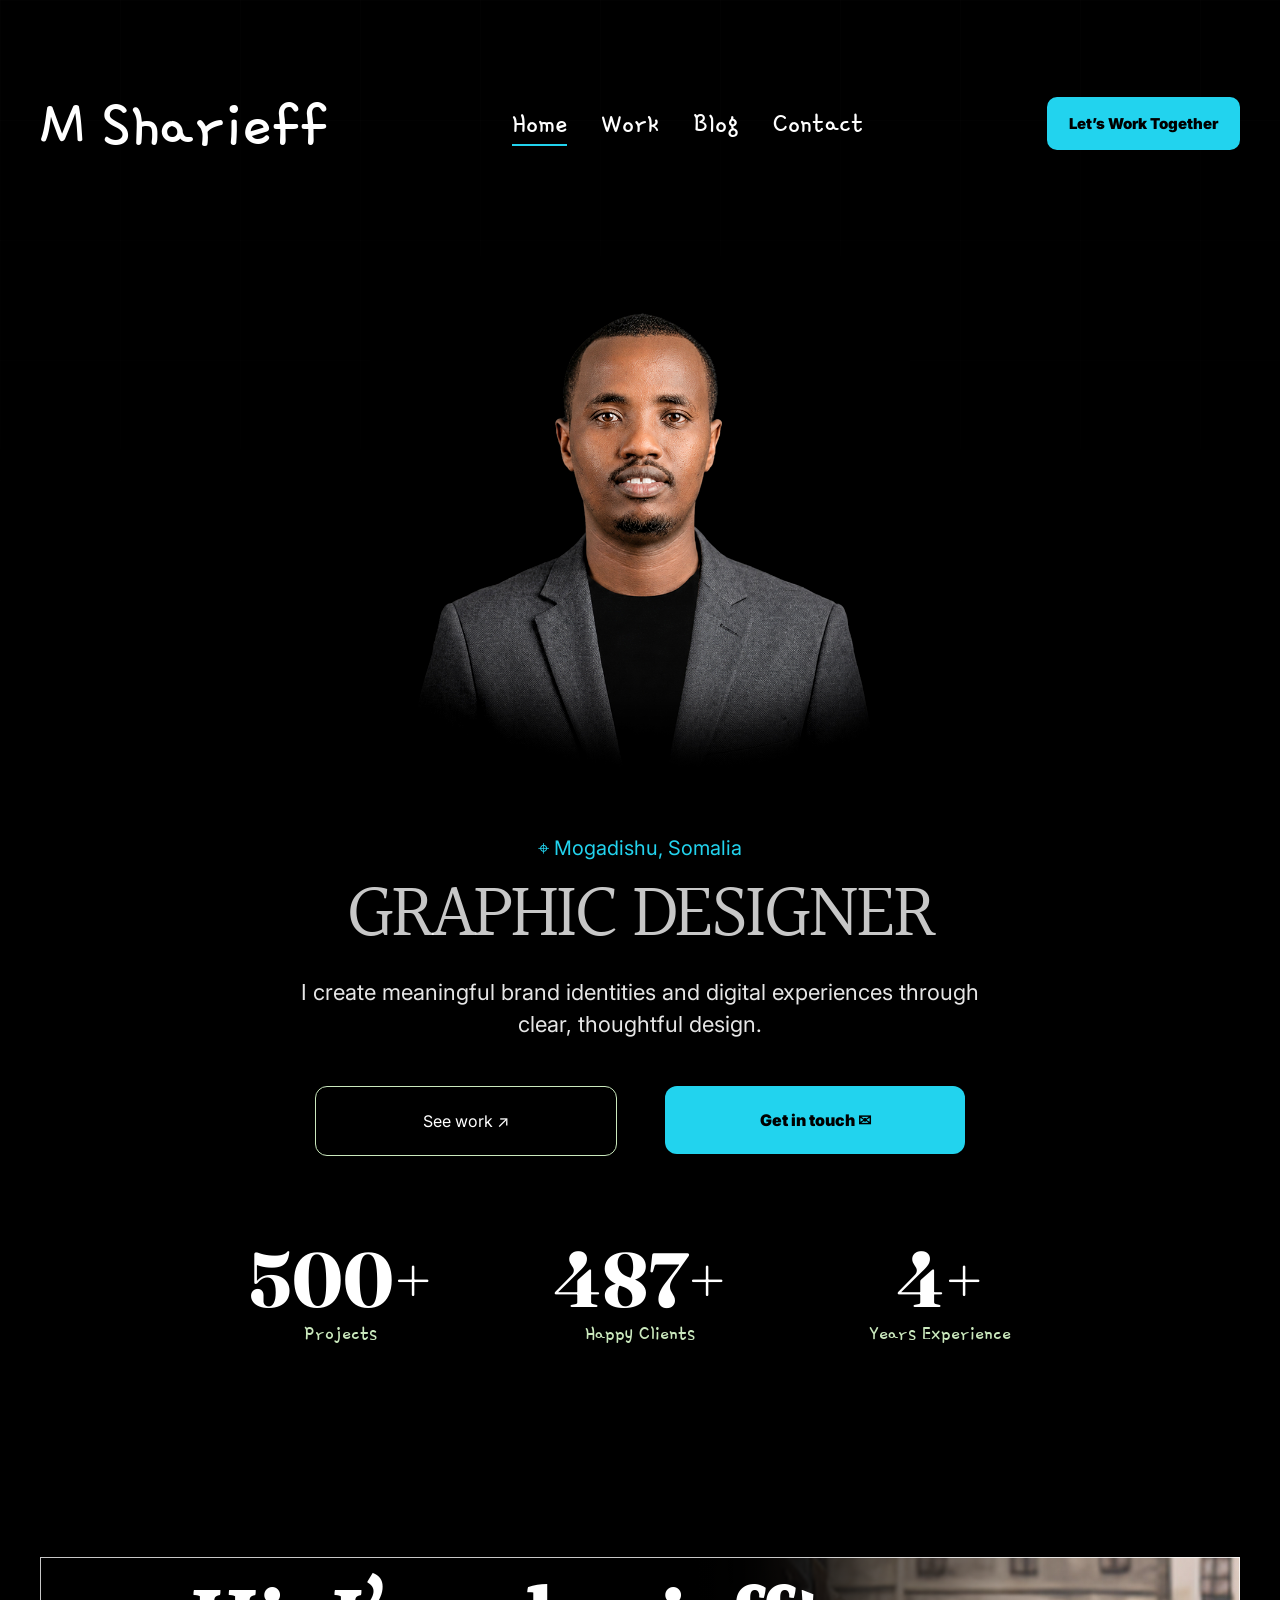
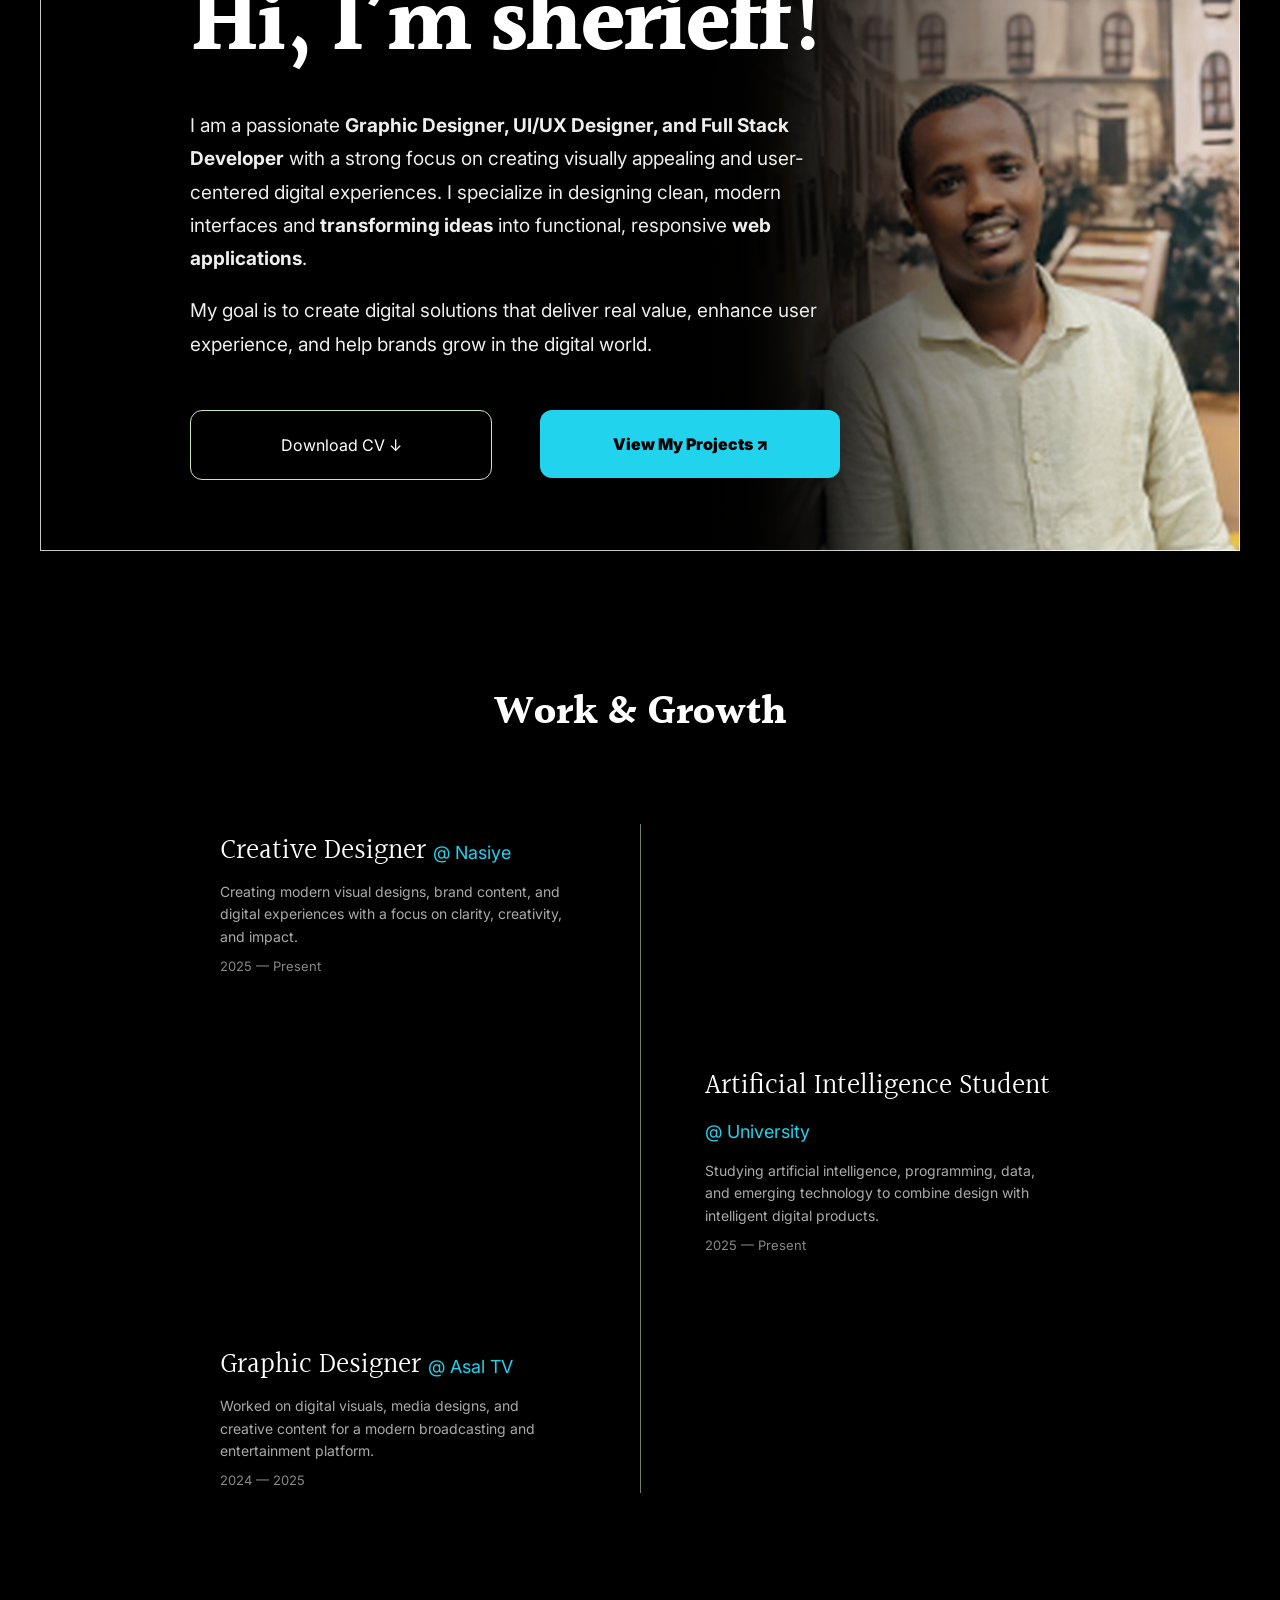
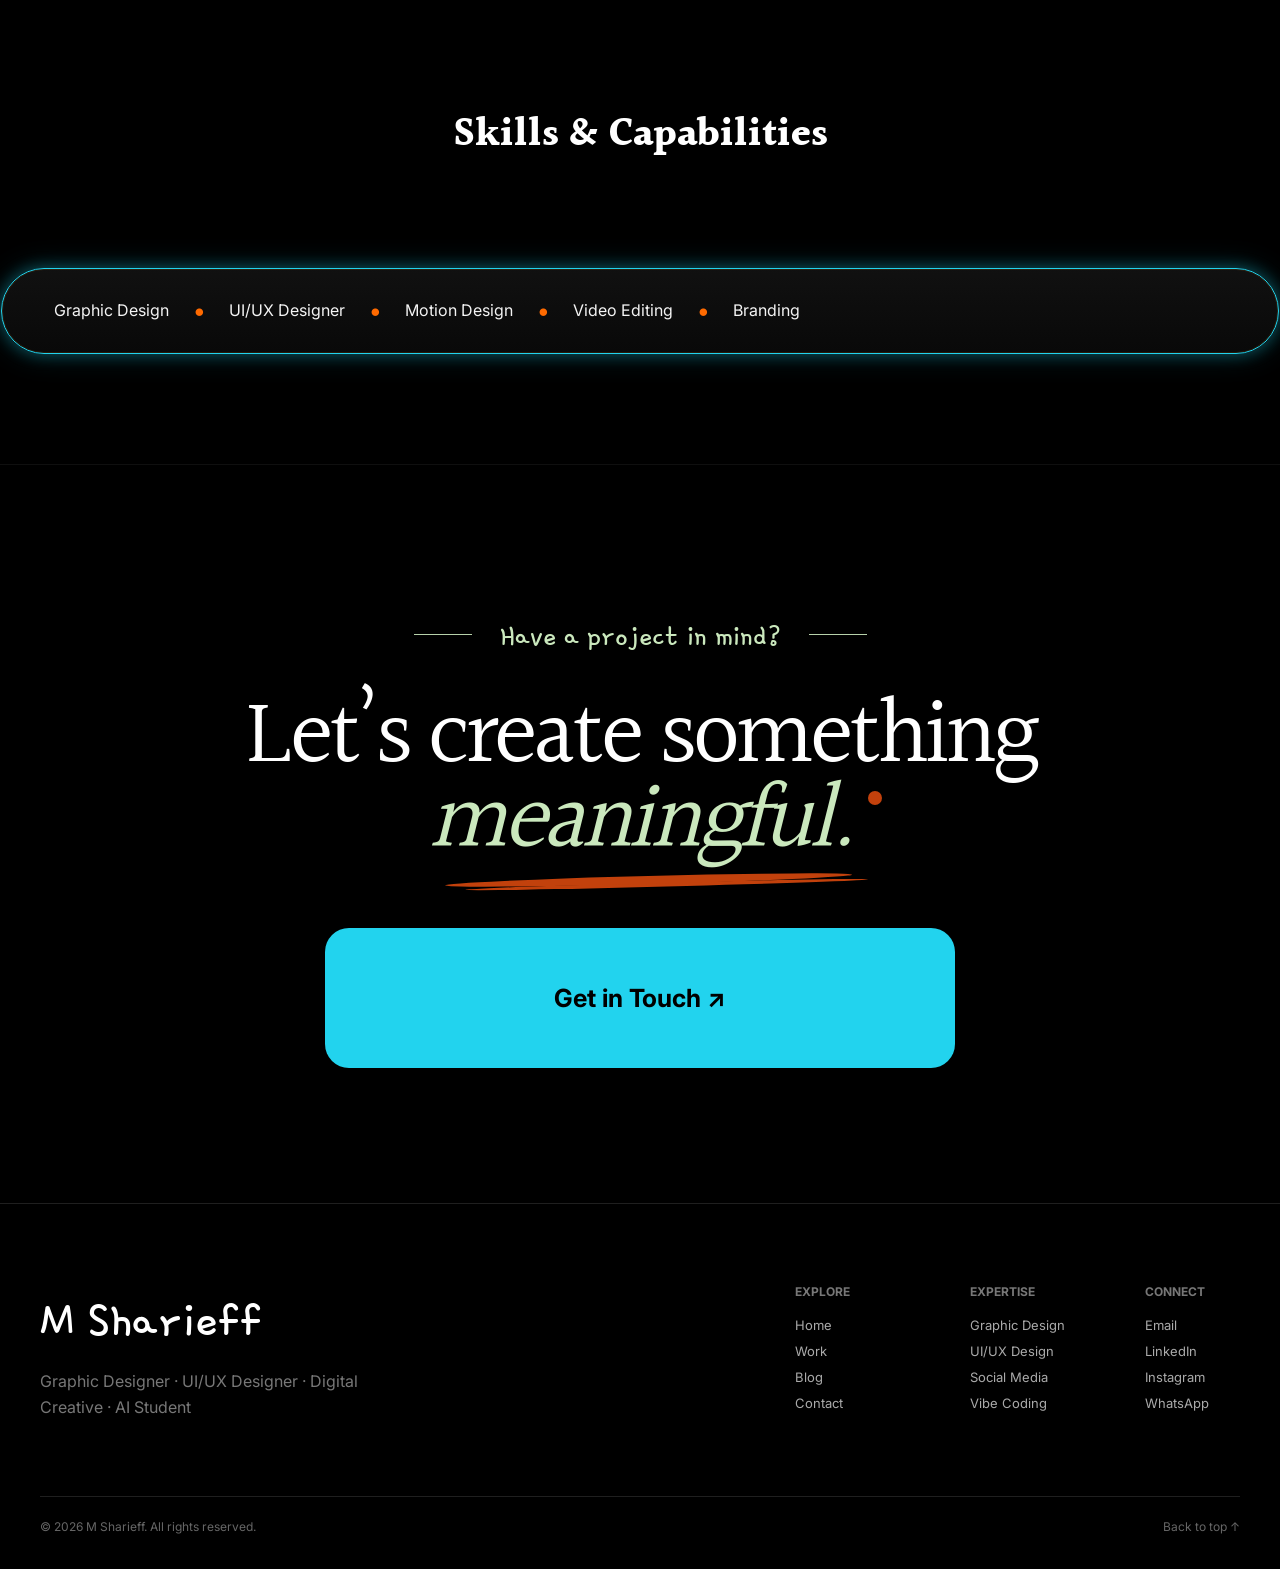
<file: index.html>
<!doctype html>
<html lang="en">
  <head>
    <meta charset="utf-8" />
    <meta name="viewport" content="width=device-width,initial-scale=1" />
    <title>M Sharieff — Portfolio</title>
    <meta
      name="description"
      content="M Sharieff — Graphic Designer, UI/UX Designer and digital creative."
    />
    <link rel="stylesheet" href="styles.css" />
  </head>
  <body id="top">
    <div class="site page-transition">
      <header class="nav">
        <a class="brand" href="index.html">M Sharieff</a>
        <nav class="links">
          <a class="active" href="index.html">Home</a
          ><a class="" href="work.html">Work</a
          ><a class="" href="blog.html">Blog</a
          ><a class="" href="contact.html">Contact</a>
        </nav>
        <a class="top-cta" href="mailto:abdirahmanhassanmahamd10@gmail.com"
          >Let’s Work Together</a
        ><button class="menu" aria-label="Menu">☰</button>
      </header>
      <main>
        <section class="hero">
          <div class="hero-art">
            <div class="hero-ring"></div>
            <img class="hero-image" src="portrait.jpg?v=5" alt="M Sharieff portrait" loading="eager" decoding="async" />
          </div>
          <div class="hero-copy">
            <div class="location">⌖ Mogadishu, Somalia</div>
            <h2>GRAPHIC DESIGNER</h2>
            <p>
              I create meaningful brand identities and digital experiences
              through clear, thoughtful design.
            </p>
          </div>
        </section>
        <div class="container actions">
          <a class="outline-btn" href="work.html">See work ↗</a
          ><a class="solid-btn" href="contact.html">Get in touch ✉</a>
        </div>
        <section class="stats container">
          <div><strong>500+</strong><span>Projects</span></div>
          <div><strong>487+</strong><span>Happy Clients</span></div>
          <div><strong>4+</strong><span>Years Experience</span></div>
        </section>
        <section class="about">
          <div class="about-bg"></div>
          <div class="container about-inner">
            <div class="about-copy">
              <span class="kicker">About me</span>
              <h2>Hi, I’m sherieff!</h2>
              <p>
                I am a passionate
                <b
                  >Graphic Designer, UI/UX Designer, and Full Stack Developer</b
                >
                with a strong focus on creating visually appealing and
                user-centered digital experiences. I specialize in designing
                clean, modern interfaces and <b>transforming ideas</b> into
                functional, responsive <b>web applications</b>.
              </p>
              <p>
                My goal is to create digital solutions that deliver real value,
                enhance user experience, and help brands grow in the digital
                world.
              </p>
              <div class="actions">
                <a class="outline-btn" href="#">Download CV ↓</a
                ><a class="solid-btn" href="work.html">View My Projects ↗</a>
              </div>
            </div>
          </div>
        </section>
        <section class="timeline">
          <div class="container">
            <h2 class="section-title">Work &amp; Growth</h2>
            <div class="timeline-wrap">
              <div class="journey">
                <div class="journey-card">
                  <h3>Creative Designer <span>@ Nasiye</span></h3>
                  <p>
                    Creating modern visual designs, brand content, and digital
                    experiences with a focus on clarity, creativity, and impact.
                  </p>
                  <div class="year">2025 — Present</div>
                </div>
              </div>
              <div class="journey">
                <div class="journey-card">
                  <h3>
                    Artificial Intelligence Student <span>@ University</span>
                  </h3>
                  <p>
                    Studying artificial intelligence, programming, data, and
                    emerging technology to combine design with intelligent
                    digital products.
                  </p>
                  <div class="year">2025 — Present</div>
                </div>
              </div>
              <div class="journey">
                <div class="journey-card">
                  <h3>Graphic Designer <span>@ Asal TV</span></h3>
                  <p>
                    Worked on digital visuals, media designs, and creative
                    content for a modern broadcasting and entertainment
                    platform.
                  </p>
                  <div class="year">2024 — 2025</div>
                </div>
              </div>
            </div>
          </div>
        </section>
        <section class="skills">
          <h2 class="section-title">Skills &amp; Capabilities</h2>
          <div class="skills-track static-skills-track">
            <div class="static-skills-box" aria-label="Core skills">
              <div class="static-skills-inner">
                <div class="skills-group">
                  <div class="skill-item">Graphic Design</div>
                  <div class="skill-item">UI/UX Designer</div>
                  <div class="skill-item">Motion Design</div>
                  <div class="skill-item">Video Editing</div>
                  <div class="skill-item">Branding</div>
                </div>
                <div class="skills-group" aria-hidden="true">
                  <div class="skill-item">Graphic Design</div>
                  <div class="skill-item">UI/UX Designer</div>
                  <div class="skill-item">Motion Design</div>
                  <div class="skill-item">Video Editing</div>
                  <div class="skill-item">Branding</div>
                </div>
              </div>
            </div>
          </div>
        </section>
        <!-- <section class="mini-cta"><div class="container"><span class="kicker">Have a project in mind?</span><h2>Let’s create something meaningful.</h2><a class="solid-btn" style="margin:auto" href="contact.html">Get in Touch ↗</a></div></section> -->
      </main>
      <section class="footer-cta" aria-label="Start a project">
        <div class="footer-cta-inner">
          <div class="footer-cta-kicker">Have a project in mind?</div>
          <h2>
            Let’s create something <span class="accent">meaningful.</span>
          </h2>
          <a class="footer-cta-button" href="contact.html">Get in Touch ↗</a>
        </div>
      </section>
      <footer class="footer">
        <div class="container">
          <div class="footer-top">
            <div>
              <div class="footer-brand">M Sharieff</div>
              <p style="color: #777; max-width: 330px; line-height: 1.6">
                Graphic Designer · UI/UX Designer · Digital Creative · AI
                Student
              </p>
            </div>
            <div class="footer-cols">
              <div class="footer-col">
                <h4>Explore</h4>
                <a href="index.html">Home</a><a href="work.html">Work</a
                ><a href="blog.html">Blog</a><a href="contact.html">Contact</a>
              </div>
              <div class="footer-col">
                <h4>Expertise</h4>
                <a href="work.html">Graphic Design</a
                ><a href="work.html">UI/UX Design</a
                ><a href="work.html">Social Media</a
                ><a href="work.html">Vibe Coding</a>
              </div>
              <div class="footer-col">
                <h4>Connect</h4>
                <a href="mailto:abdirahmanhassanmahamd10@gmail.com">Email</a
                ><a href="#">LinkedIn</a><a href="#">Instagram</a
                ><a href="#">WhatsApp</a>
              </div>
            </div>
          </div>
          <div class="footer-bottom">
            <span>© 2026 M Sharieff. All rights reserved.</span
            ><a href="#top">Back to top ↑</a>
          </div>
        </div>
      </footer>
    </div>
    <script src="script.js"></script>
  </body>
</html>
</file>
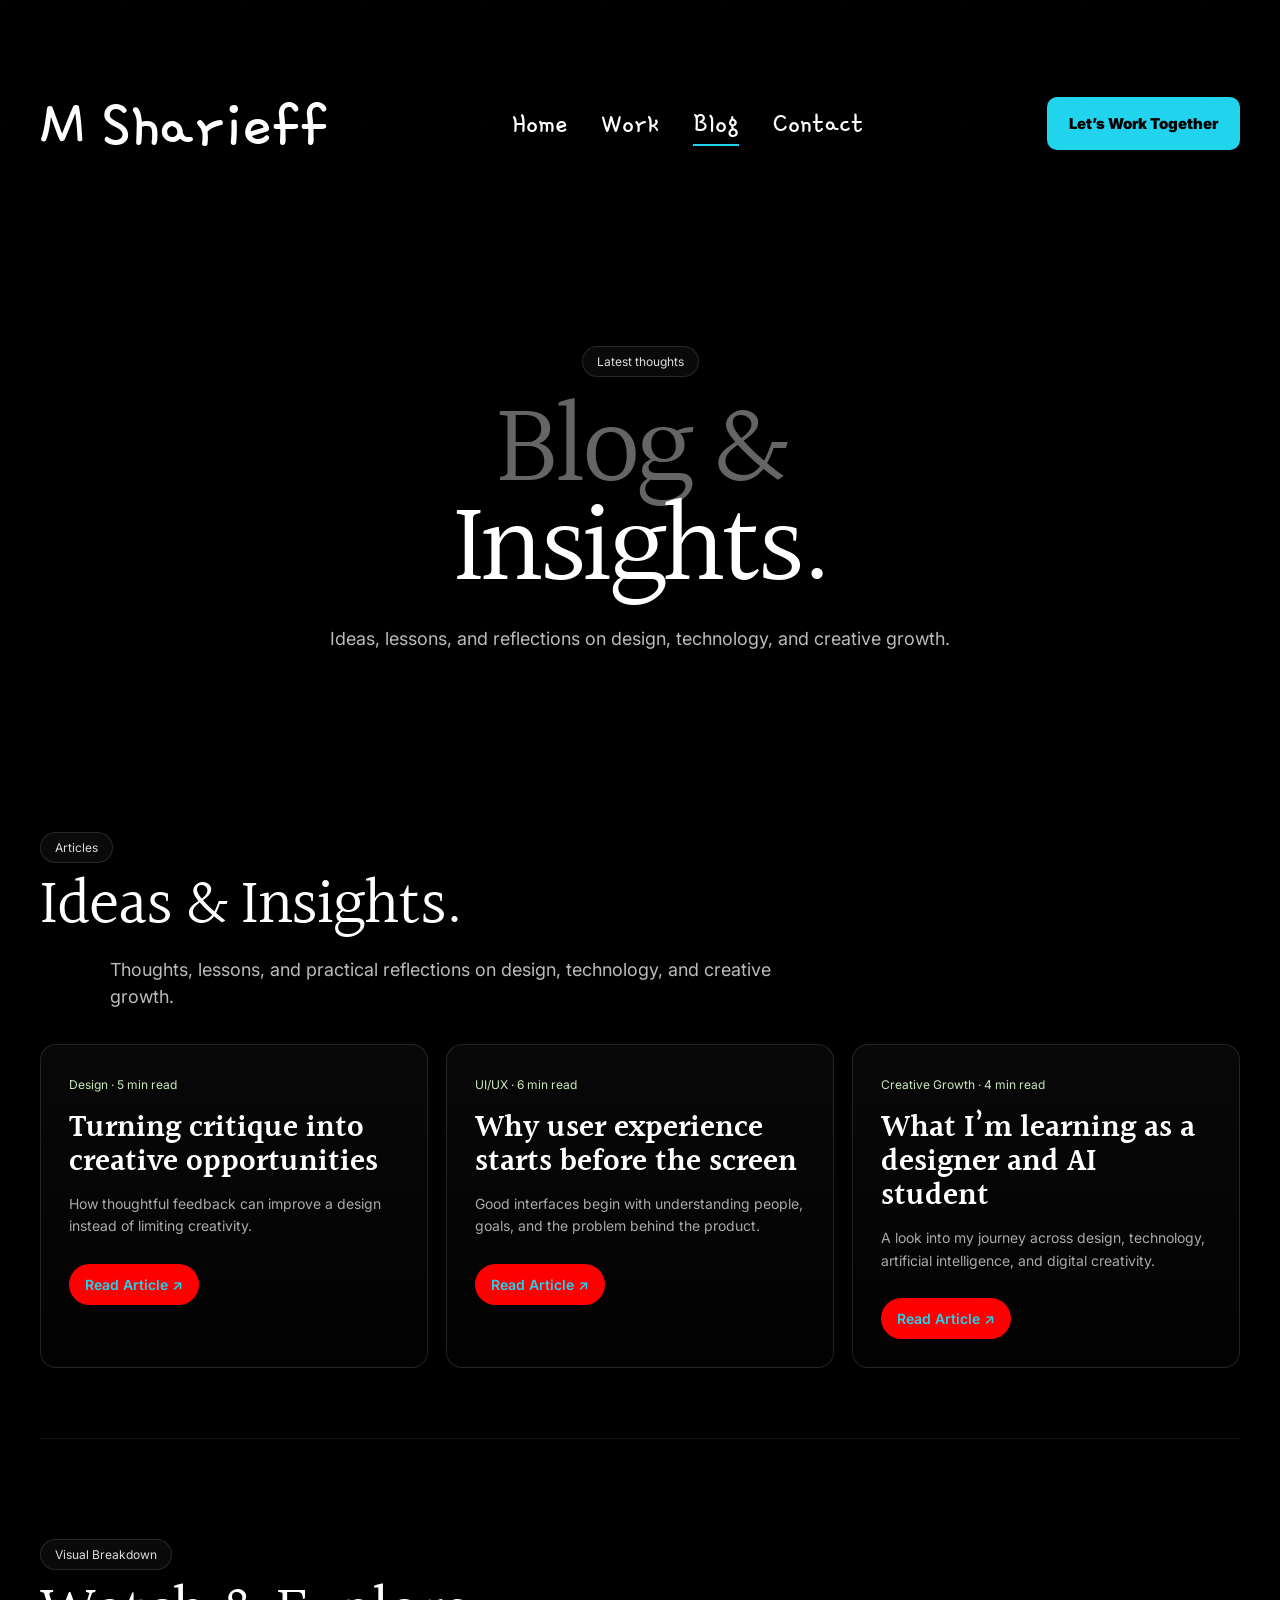
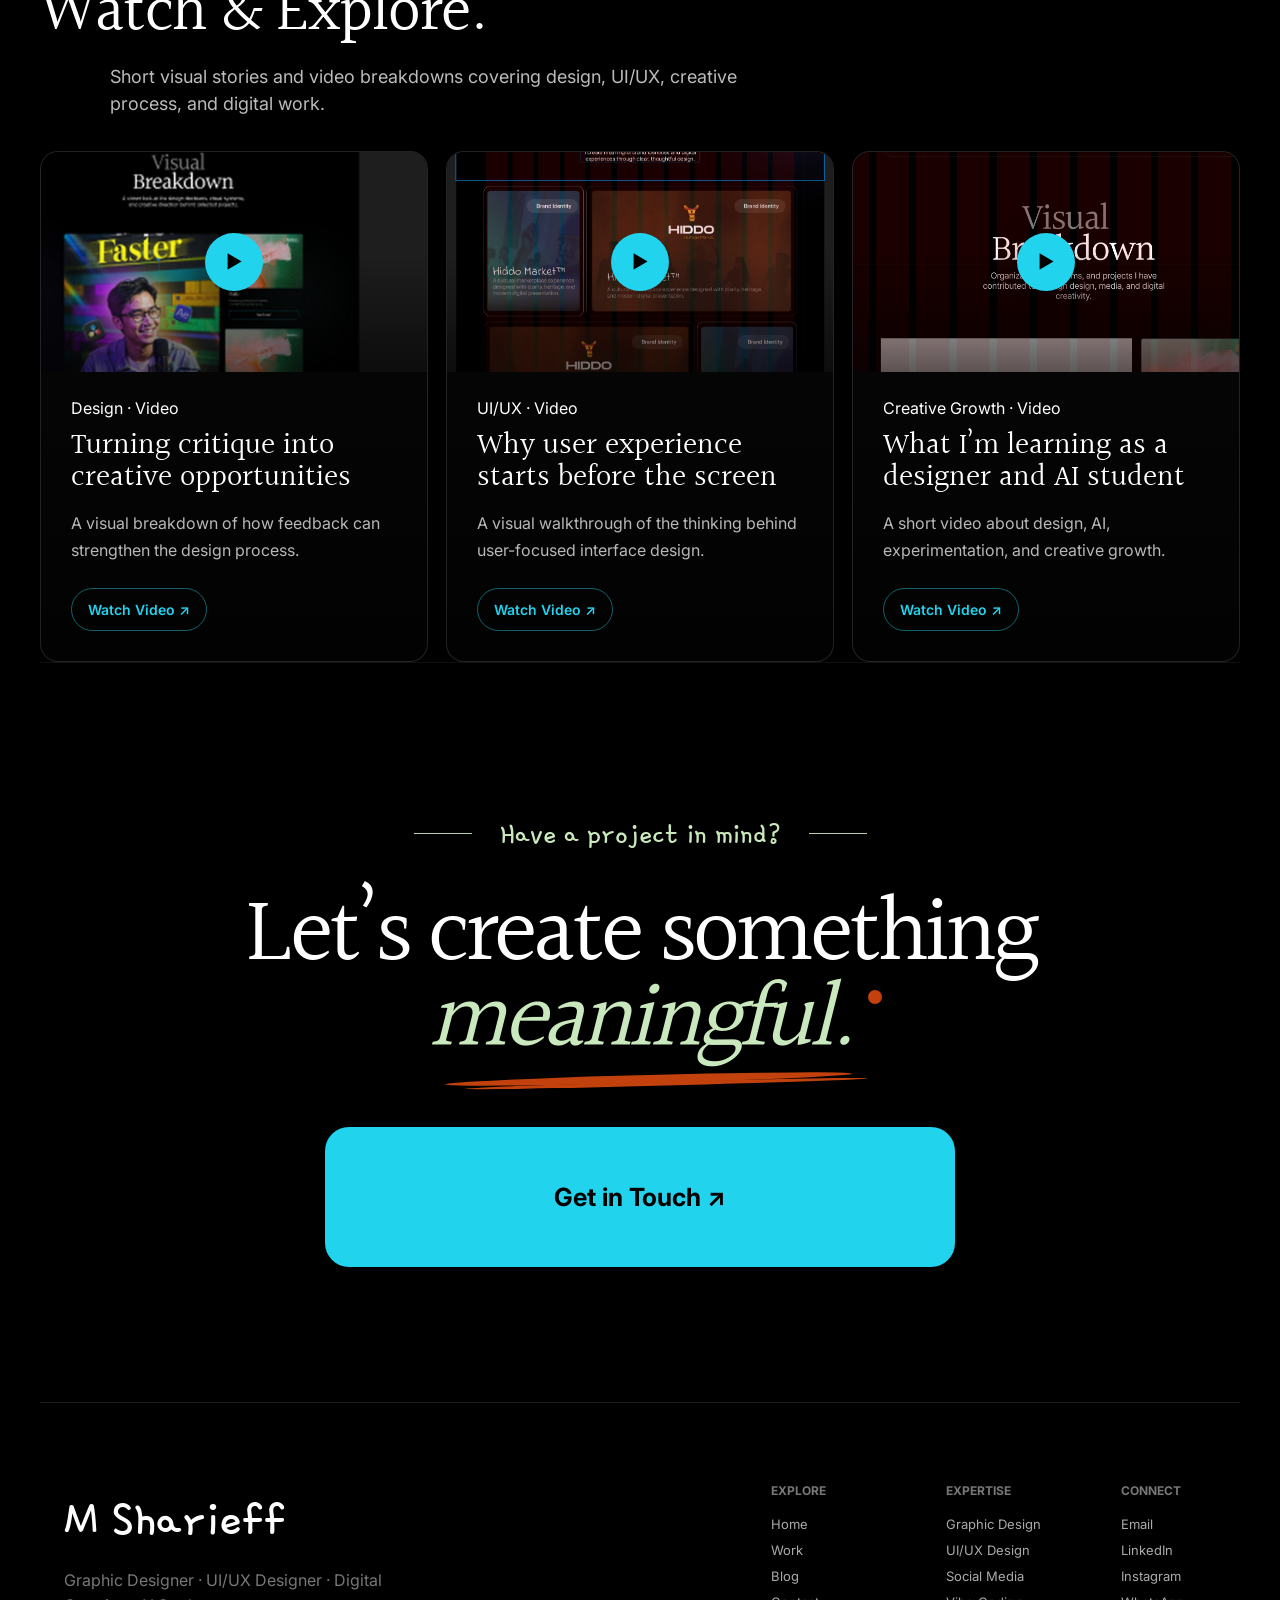
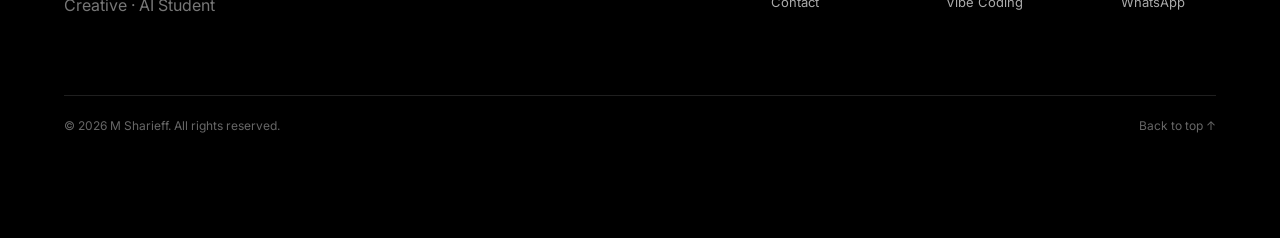
<file: blog.html>
<!doctype html><html lang="en"><head><meta charset="utf-8"><meta name="viewport" content="width=device-width,initial-scale=1"><title>Blog & Insights — M Sharieff</title><link rel="stylesheet" href="styles.css"></head><body id="top"><div class="site page-transition"><header class="nav"><a class="brand" href="index.html">M Sharieff</a><nav class="links"><a class="" href="index.html">Home</a><a class="" href="work.html">Work</a><a class="active" href="blog.html">Blog</a><a class="" href="contact.html">Contact</a></nav><a class="top-cta" href="mailto:abdirahmanhassanmahamd10@gmail.com">Let’s Work Together</a><button class="menu" aria-label="Menu">☰</button></header><main><section class="blog-hero container"><span class="eyebrow">Latest thoughts</span><h1><span class="dim">Blog &amp;</span><br>Insights.</h1><p class="sub">Ideas, lessons, and reflections on design, technology, and creative growth.</p></section><section class="container section blog-section" id="articles">
  <div class="section-heading">
    <span class="eyebrow">Articles</span>
    <h2>Ideas &amp; Insights.</h2>
    <p class="sub">Thoughts, lessons, and practical reflections on design, technology, and creative growth.</p>
  </div>
  <div class="blog-grid">
    <article class="article">
  <span class="meta">Design · 5 min read</span>
  <h2>Turning critique into creative opportunities</h2>
  <p>How thoughtful feedback can improve a design instead of limiting creativity.</p>
  <div class="article-actions">
    <a class="article-link" href="reading.html?post=1">Read Article ↗</a>
    <!-- <a class="article-link secondary" href="video.html?post=1">Watch Video ↗</a> -->
  </div>
</article><article class="article">
  <span class="meta">UI/UX · 6 min read</span>
  <h2>Why user experience starts before the screen</h2>
  <p>Good interfaces begin with understanding people, goals, and the problem behind the product.</p>
  <div class="article-actions">
    <a class="article-link" href="reading.html?post=2">Read Article ↗</a>
    <!-- <a class="article-link secondary" href="video.html?post=2">Watch Video ↗</a> -->
  </div>
</article><article class="article">
  <span class="meta">Creative Growth · 4 min read</span>
  <h2>What I’m learning as a designer and AI student</h2>
  <p>A look into my journey across design, technology, artificial intelligence, and digital creativity.</p>
  <div class="article-actions">
    <a class="article-link" href="reading.html?post=3">Read Article ↗</a>
    <!-- <a class="article-link secondary" href="video.html?post=3">Watch Video ↗</a> -->
  </div>
</article>
  </div>
</section>
<section class="container section blog-section video-section" id="videos">
  <div class="section-heading">
    <span class="eyebrow">Visual Breakdown</span>
    <h2>Watch &amp; Explore.</h2>
    <p class="sub">Short visual stories and video breakdowns covering design, UI/UX, creative process, and digital work.</p>
  </div>
  <div class="video-cards">
  <article class="video-card">
    <a class="video-thumb" href="video.html?post=1" aria-label="Watch Turning critique into creative opportunities">
      <img src="blog-visual.jpg" alt="Turning critique into creative opportunities thumbnail">
      <span class="video-play">▶</span>
    </a>
    <div class="video-card-content">
      <span class="meta">Design · Video</span>
      <h3>Turning critique into creative opportunities</h3>
      <p>A visual breakdown of how feedback can strengthen the design process.</p>
      <a class="article-link" href="video.html?post=1">Watch Video ↗</a>
    </div>
  </article>
  <article class="video-card">
    <a class="video-thumb" href="video.html?post=2" aria-label="Watch Why user experience starts before the screen">
      <img src="Screenshot_2026-08-25_111825.png" alt="Why user experience starts before the screen thumbnail">
      <span class="video-play">▶</span>
    </a>
    <div class="video-card-content">
      <span class="meta">UI/UX · Video</span>
      <h3>Why user experience starts before the screen</h3>
      <p>A visual walkthrough of the thinking behind user-focused interface design.</p>
      <a class="article-link" href="video.html?post=2">Watch Video ↗</a>
    </div>
  </article>
  <article class="video-card">
    <a class="video-thumb" href="video.html?post=3" aria-label="Watch What I’m learning as a designer and AI student">
      <img src="Screenshot_2026-08-25_173055.png" alt="What I’m learning as a designer and AI student thumbnail">
      <span class="video-play">▶</span>
    </a>
    <div class="video-card-content">
      <span class="meta">Creative Growth · Video</span>
      <h3>What I’m learning as a designer and AI student</h3>
      <p>A short video about design, AI, experimentation, and creative growth.</p>
      <a class="article-link" href="video.html?post=3">Watch Video ↗</a>
    </div>
  </article>
</div>
<section class="footer-cta" aria-label="Start a project">
  <div class="footer-cta-inner">
    <div class="footer-cta-kicker">Have a project in mind?</div>
    <h2>Let’s create something <span class="accent">meaningful.</span></h2>
    <a class="footer-cta-button" href="contact.html">Get in Touch ↗</a>
  </div>
</section>
<footer class="footer"><div class="container"><div class="footer-top"><div><div class="footer-brand">M Sharieff</div><p style="color:#777;max-width:330px;line-height:1.6">Graphic Designer · UI/UX Designer · Digital Creative · AI Student</p></div><div class="footer-cols"><div class="footer-col"><h4>Explore</h4><a href="index.html">Home</a><a href="work.html">Work</a><a href="blog.html">Blog</a><a href="contact.html">Contact</a></div><div class="footer-col"><h4>Expertise</h4><a href="work.html">Graphic Design</a><a href="work.html">UI/UX Design</a><a href="work.html">Social Media</a><a href="work.html">Vibe Coding</a></div><div class="footer-col"><h4>Connect</h4><a href="mailto:abdirahmanhassanmahamd10@gmail.com">Email</a><a href="#">LinkedIn</a><a href="#">Instagram</a><a href="#">WhatsApp</a></div></div></div><div class="footer-bottom"><span>© 2026 M Sharieff. All rights reserved.</span><a href="#top">Back to top ↑</a></div></div></footer></div><script src="script.js"></script></body></html>
</file>
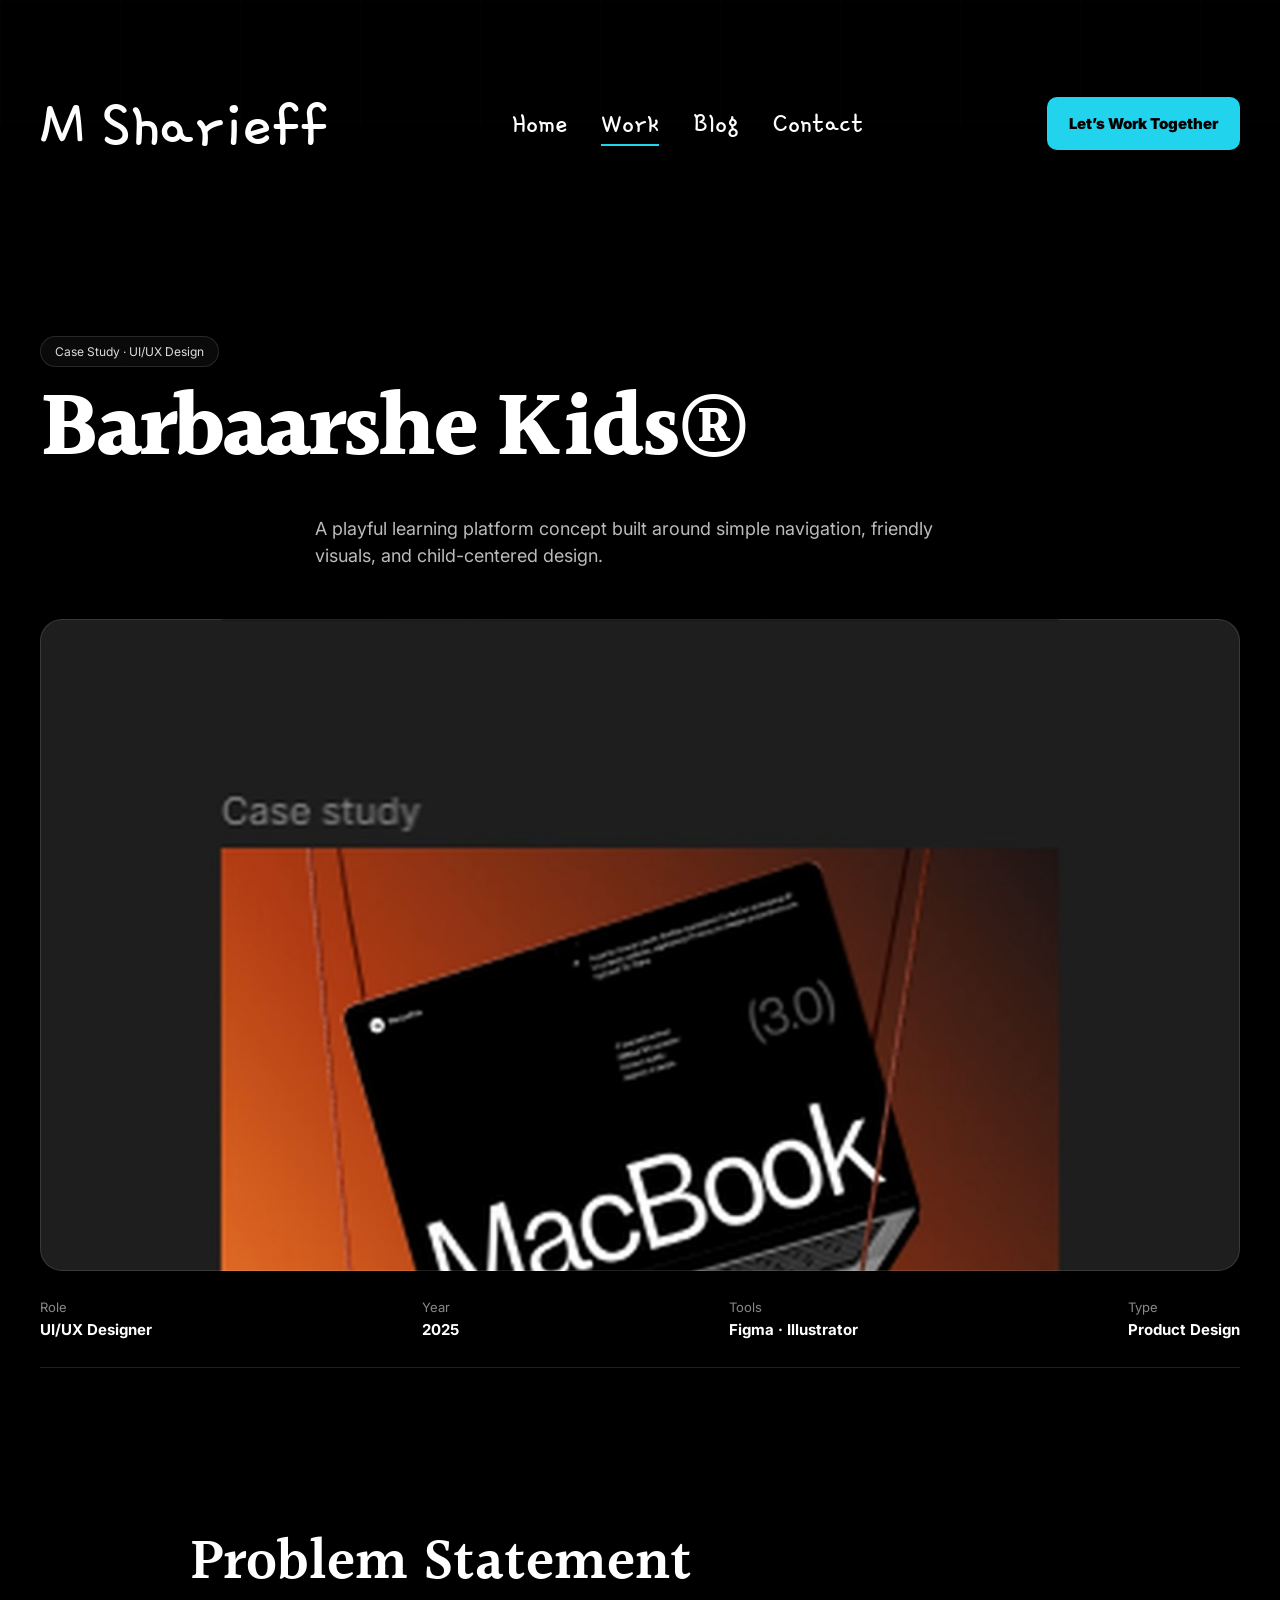
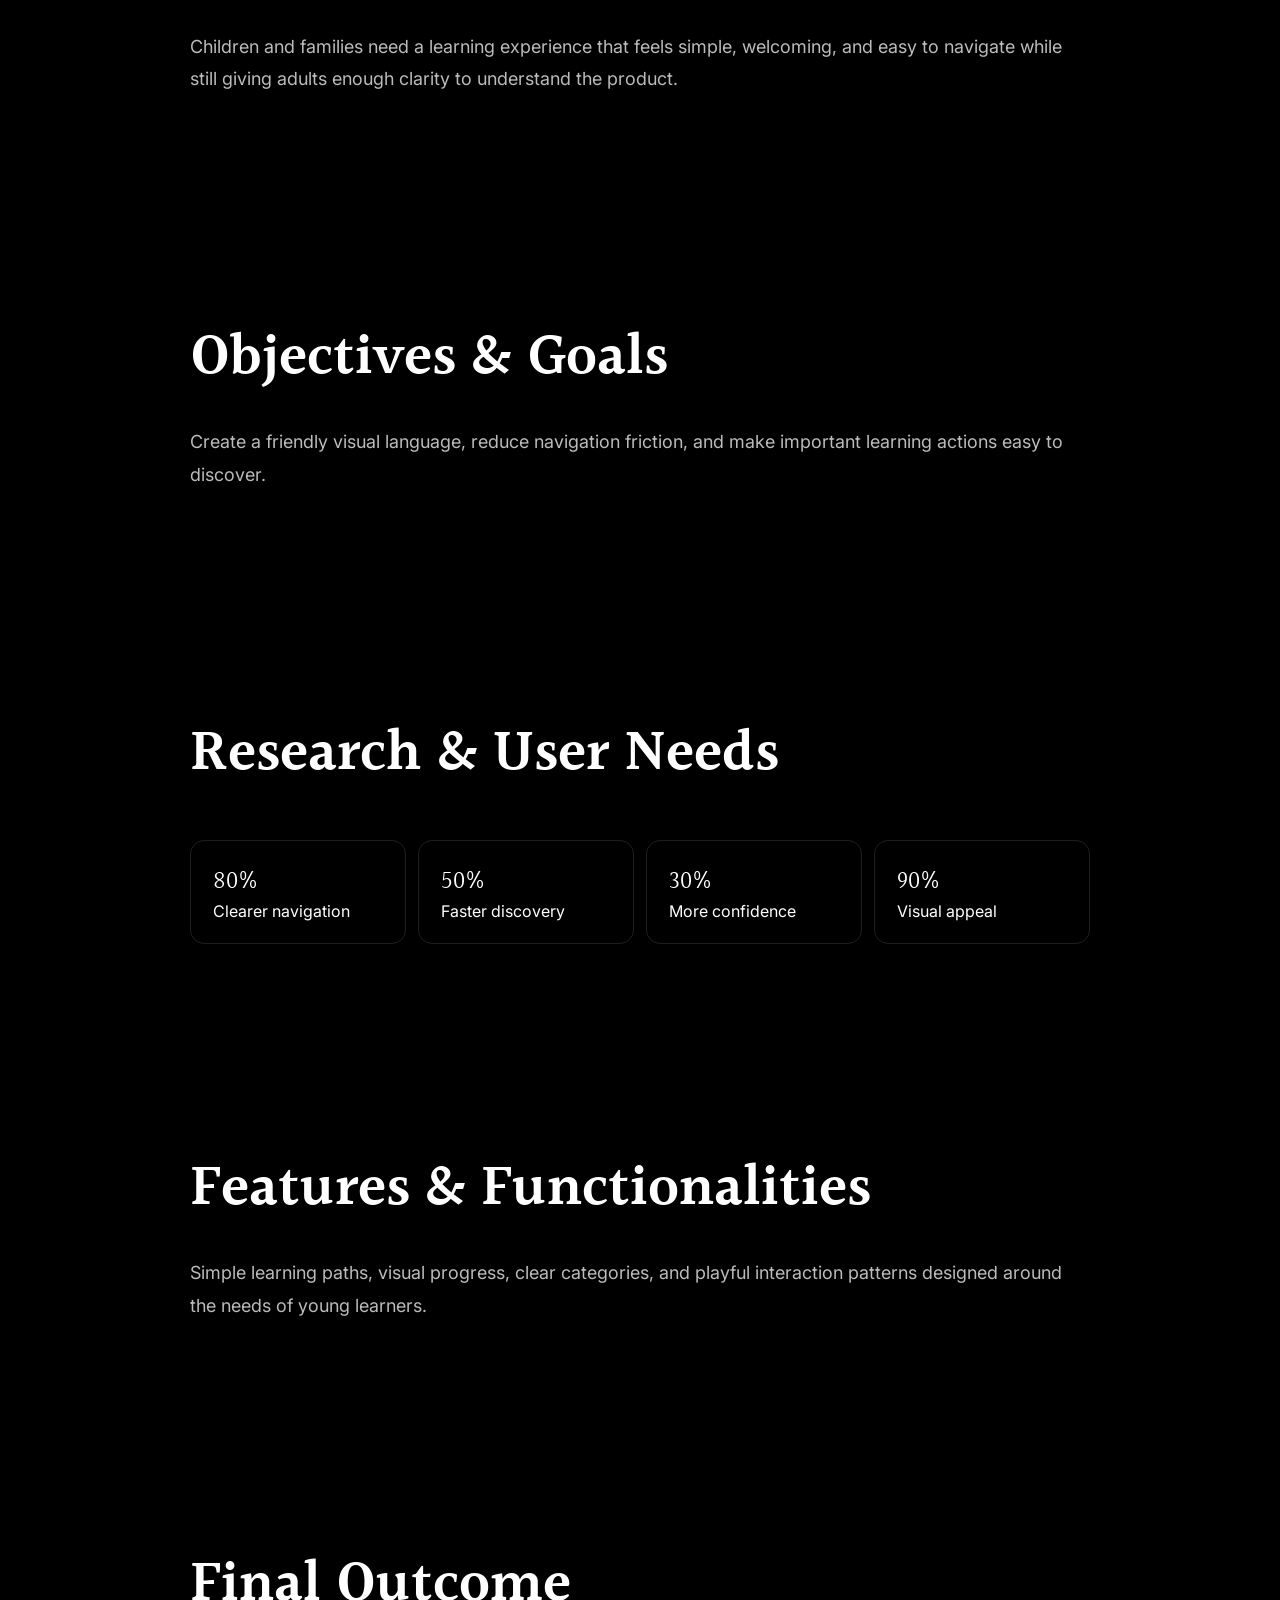
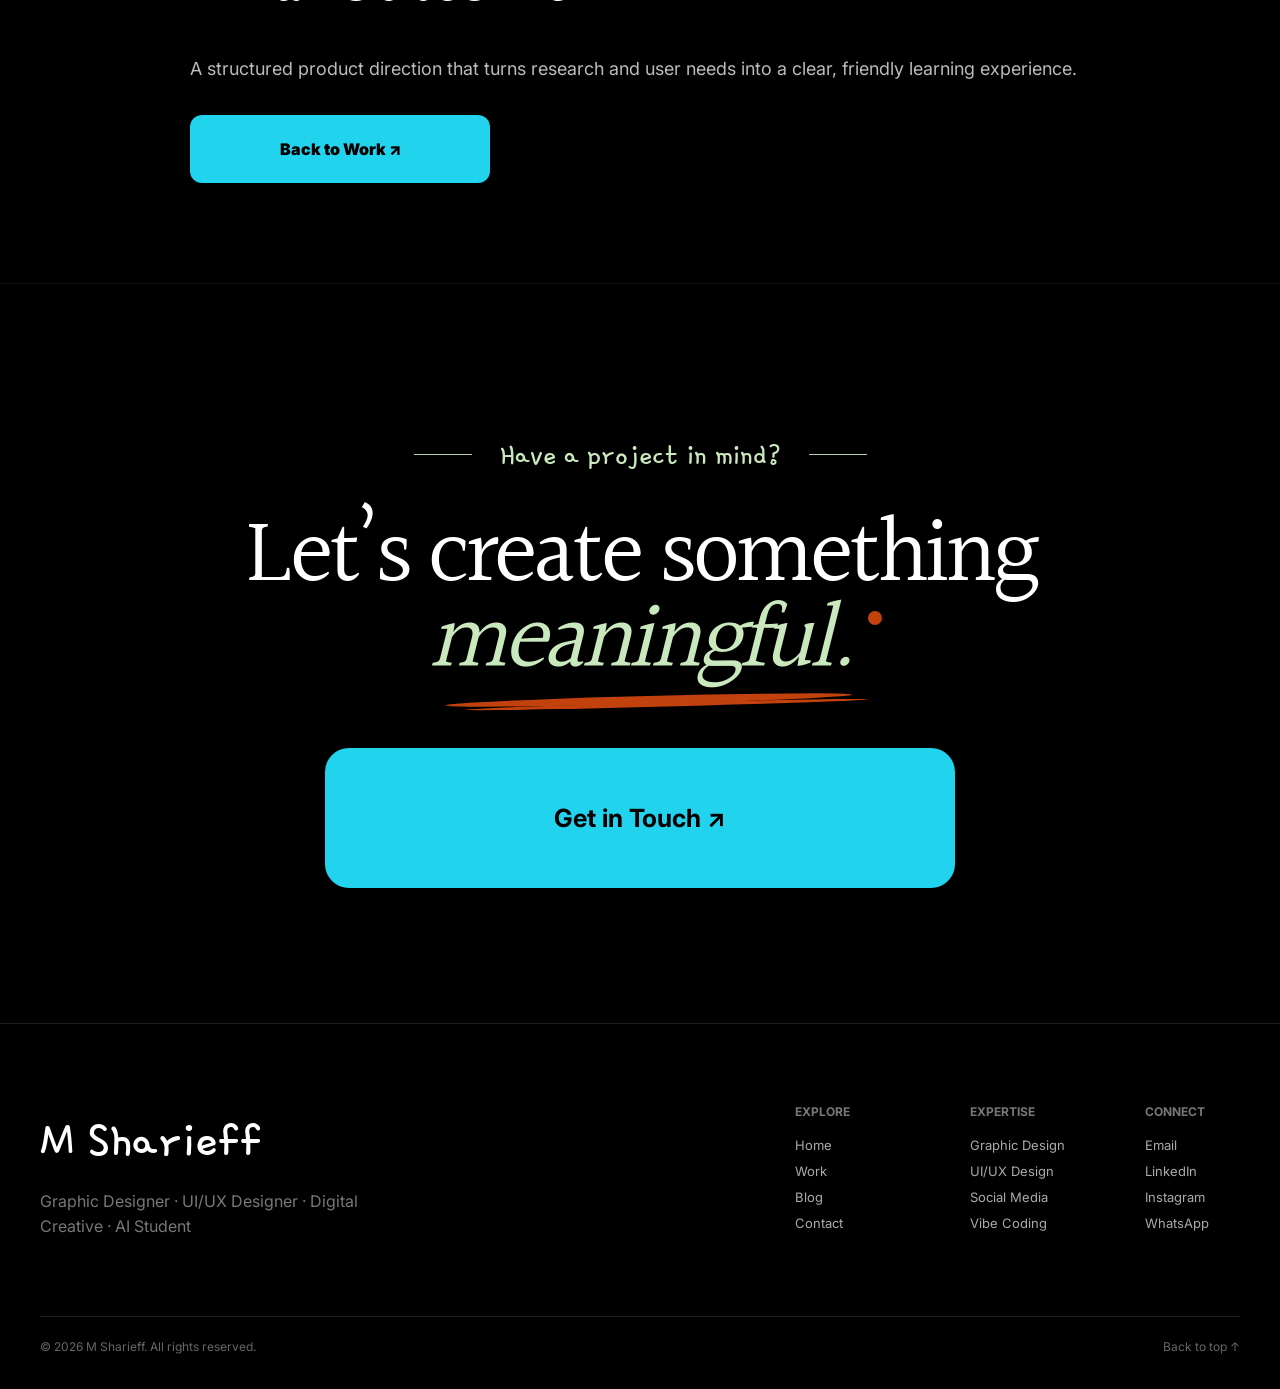
<file: case-study-2.html>
<!doctype html><html lang="en"><head><meta charset="utf-8"><meta name="viewport" content="width=device-width,initial-scale=1"><title>Barbaarshe Kids — Case Study</title><link rel="stylesheet" href="styles.css"></head><body id="top"><div class="site page-transition"><header class="nav"><a class="brand" href="index.html">M Sharieff</a><nav class="links"><a class="" href="index.html">Home</a><a class="active" href="work.html">Work</a><a class="" href="blog.html">Blog</a><a class="" href="contact.html">Contact</a></nav><a class="top-cta" href="mailto:abdirahmanhassanmahamd10@gmail.com">Let’s Work Together</a><button class="menu" aria-label="Menu">☰</button></header><main><section class="case-hero container"><span class="eyebrow">Case Study · UI/UX Design</span><h1 class="page-title">Barbaarshe Kids®</h1><p class="sub">A playful learning platform concept built around simple navigation, friendly visuals, and child-centered design.</p><div class="case-cover" style="background-image:url('case-study-visual.jpg');margin-top:50px"></div><div class="case-meta"><div>Role<strong>UI/UX Designer</strong></div><div>Year<strong>2025</strong></div><div>Tools<strong>Figma · Illustrator</strong></div><div>Type<strong>Product Design</strong></div></div></section><section class="case-section"><h2>Problem Statement</h2><p>Children and families need a learning experience that feels simple, welcoming, and easy to navigate while still giving adults enough clarity to understand the product.</p></section><section class="case-section"><h2>Objectives &amp; Goals</h2><p>Create a friendly visual language, reduce navigation friction, and make important learning actions easy to discover.</p></section><section class="case-section"><h2>Research &amp; User Needs</h2><div class="case-process"><div class="process"><strong>80%</strong><span>Clearer navigation</span></div><div class="process"><strong>50%</strong><span>Faster discovery</span></div><div class="process"><strong>30%</strong><span>More confidence</span></div><div class="process"><strong>90%</strong><span>Visual appeal</span></div></div></section><section class="case-section"><h2>Features &amp; Functionalities</h2><p>Simple learning paths, visual progress, clear categories, and playful interaction patterns designed around the needs of young learners.</p></section><section class="case-section"><h2>Final Outcome</h2><p>A structured product direction that turns research and user needs into a clear, friendly learning experience.</p><a class="solid-btn" style="margin-top:30px" href="work.html">Back to Work ↗</a></section></main><section class="footer-cta" aria-label="Start a project">
  <div class="footer-cta-inner">
    <div class="footer-cta-kicker">Have a project in mind?</div>
    <h2>Let’s create something <span class="accent">meaningful.</span></h2>
    <a class="footer-cta-button" href="contact.html">Get in Touch ↗</a>
  </div>
</section>
<footer class="footer"><div class="container"><div class="footer-top"><div><div class="footer-brand">M Sharieff</div><p style="color:#777;max-width:330px;line-height:1.6">Graphic Designer · UI/UX Designer · Digital Creative · AI Student</p></div><div class="footer-cols"><div class="footer-col"><h4>Explore</h4><a href="index.html">Home</a><a href="work.html">Work</a><a href="blog.html">Blog</a><a href="contact.html">Contact</a></div><div class="footer-col"><h4>Expertise</h4><a href="work.html">Graphic Design</a><a href="work.html">UI/UX Design</a><a href="work.html">Social Media</a><a href="work.html">Vibe Coding</a></div><div class="footer-col"><h4>Connect</h4><a href="mailto:abdirahmanhassanmahamd10@gmail.com">Email</a><a href="#">LinkedIn</a><a href="#">Instagram</a><a href="#">WhatsApp</a></div></div></div><div class="footer-bottom"><span>© 2026 M Sharieff. All rights reserved.</span><a href="#top">Back to top ↑</a></div></div></footer></div><script src="script.js"></script></body></html>
</file>
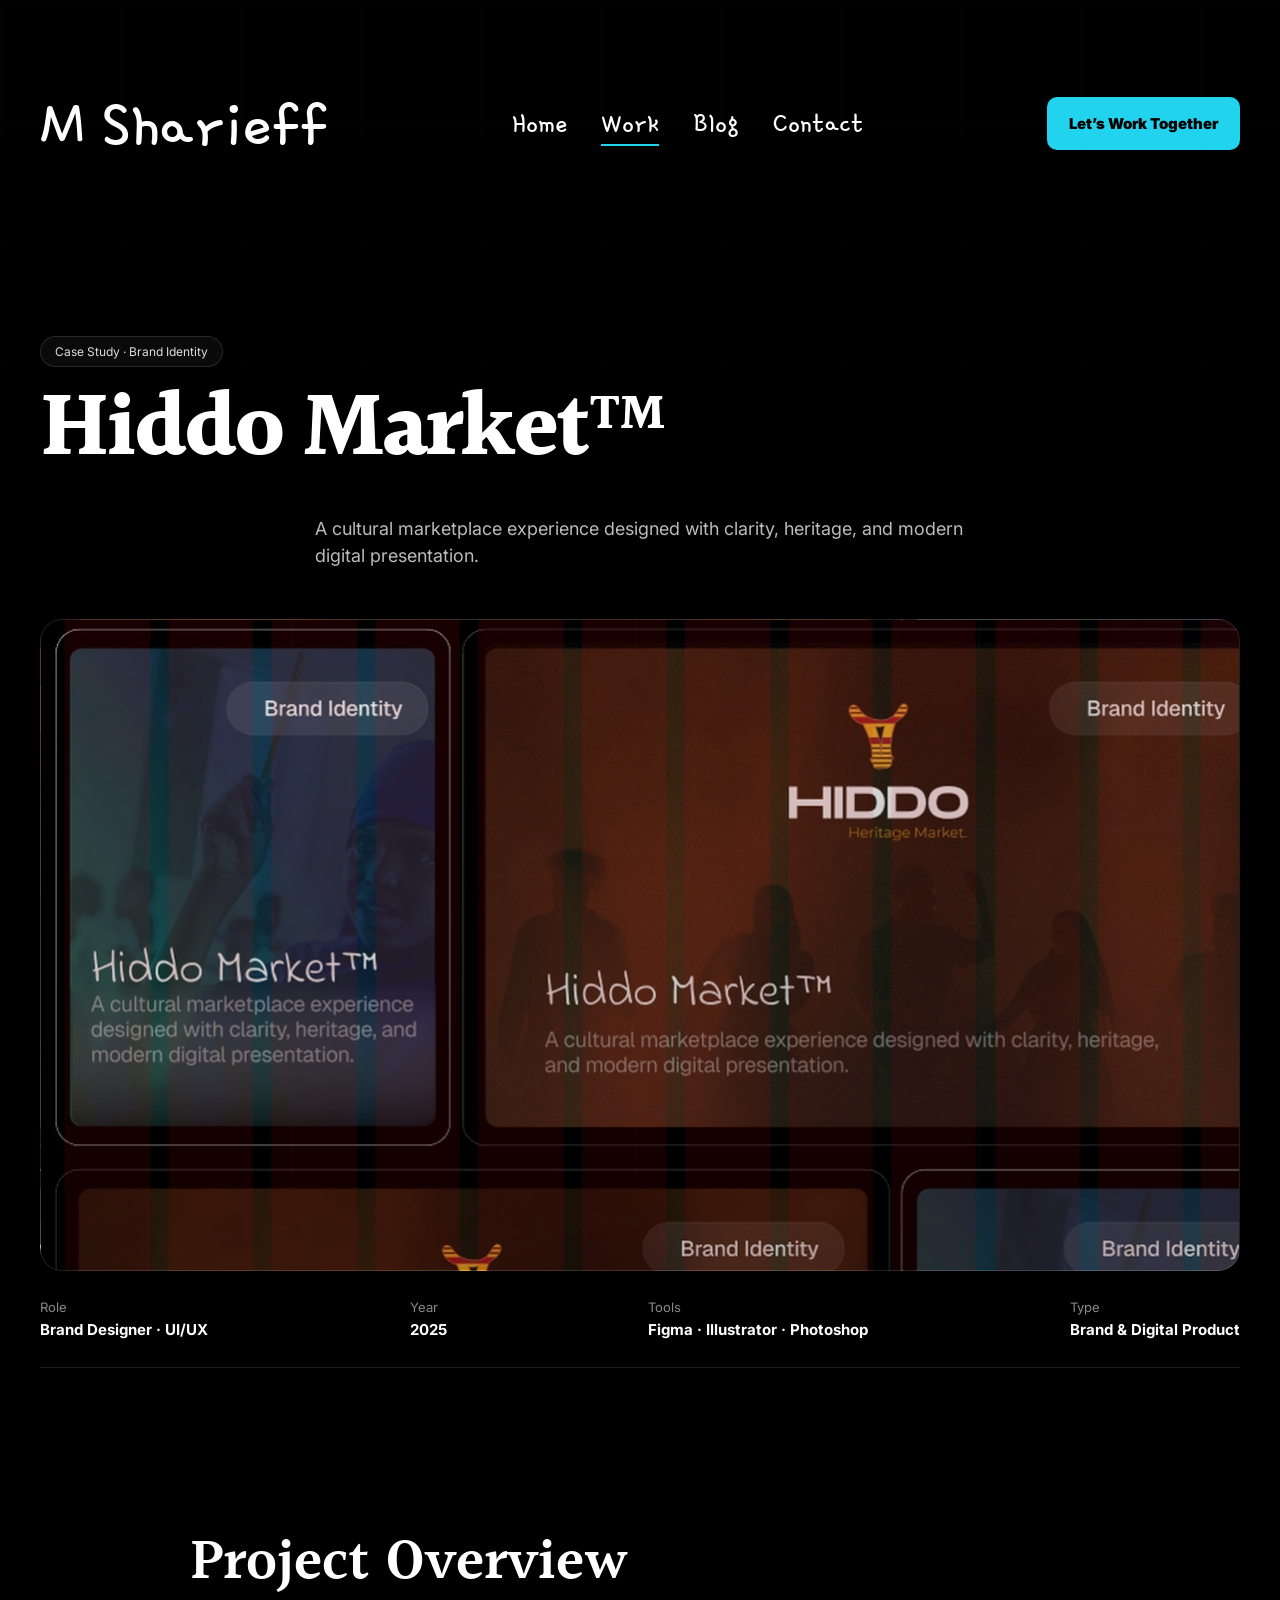
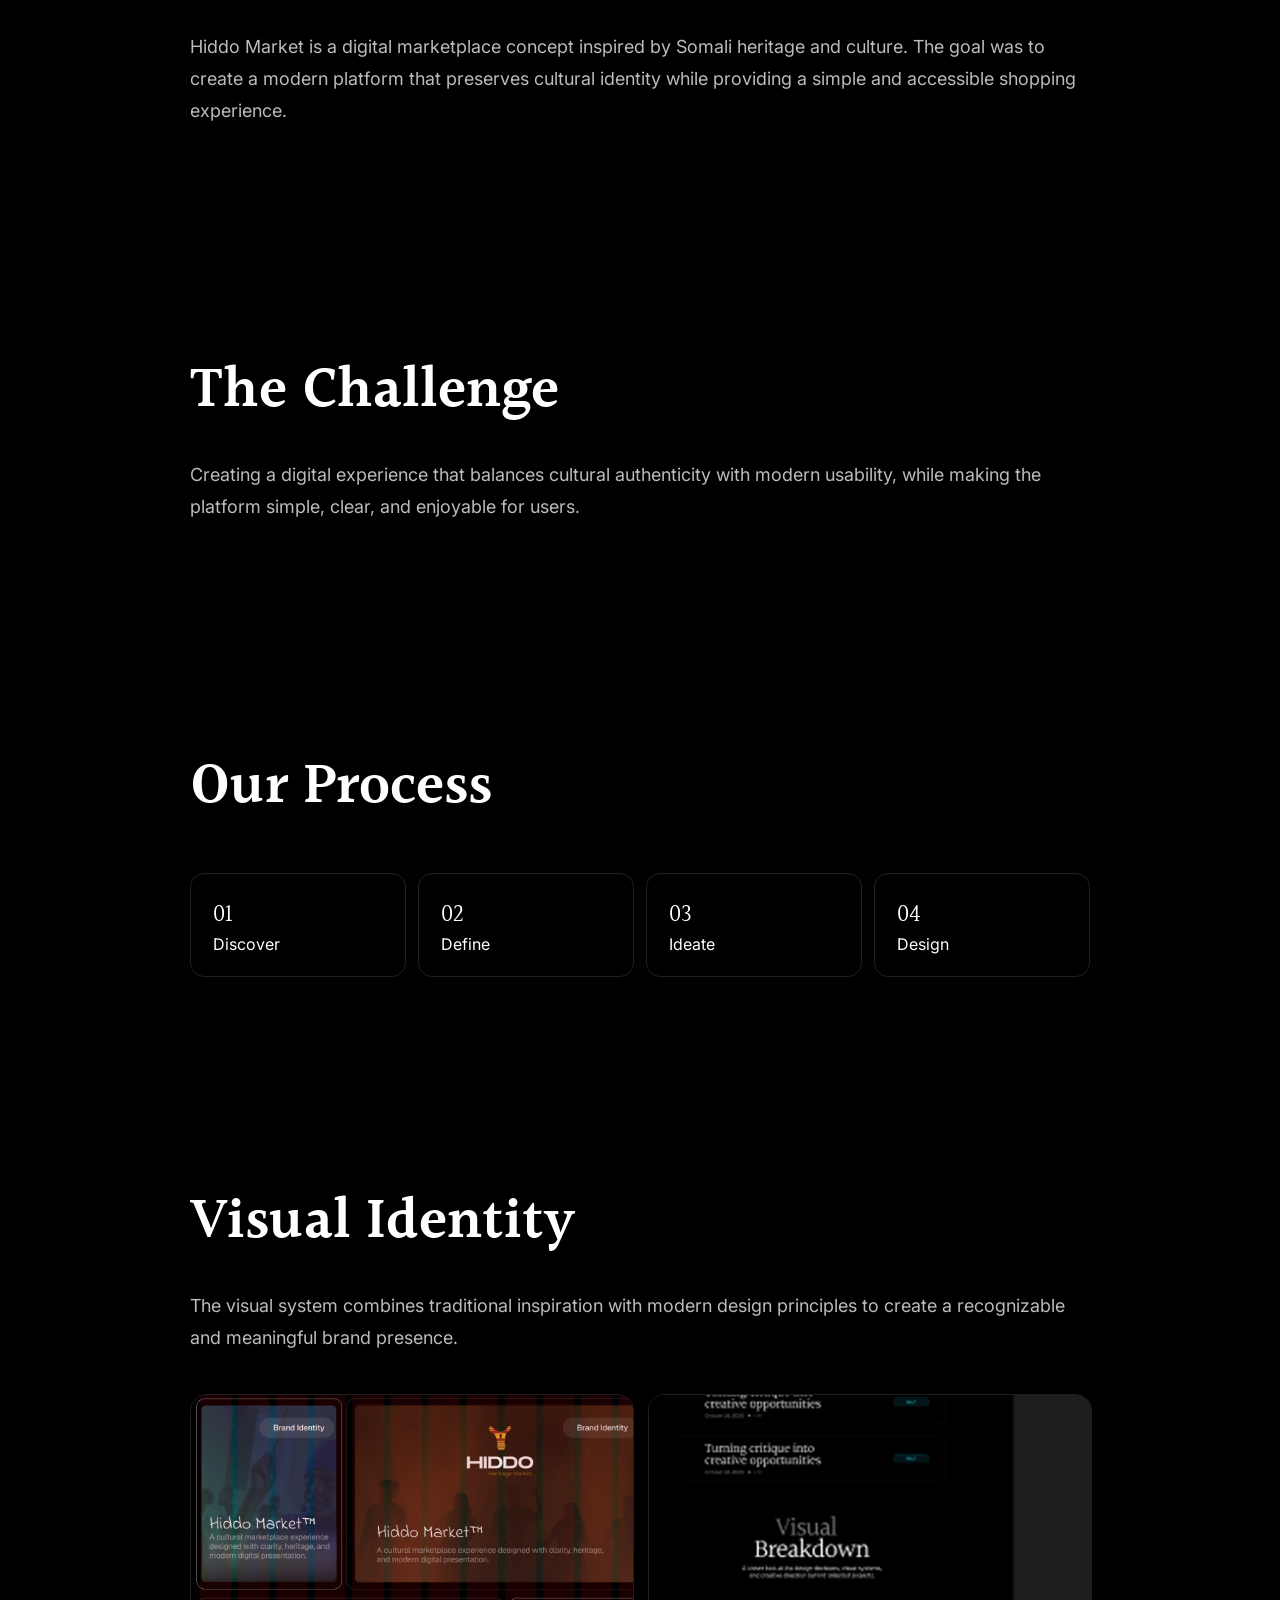
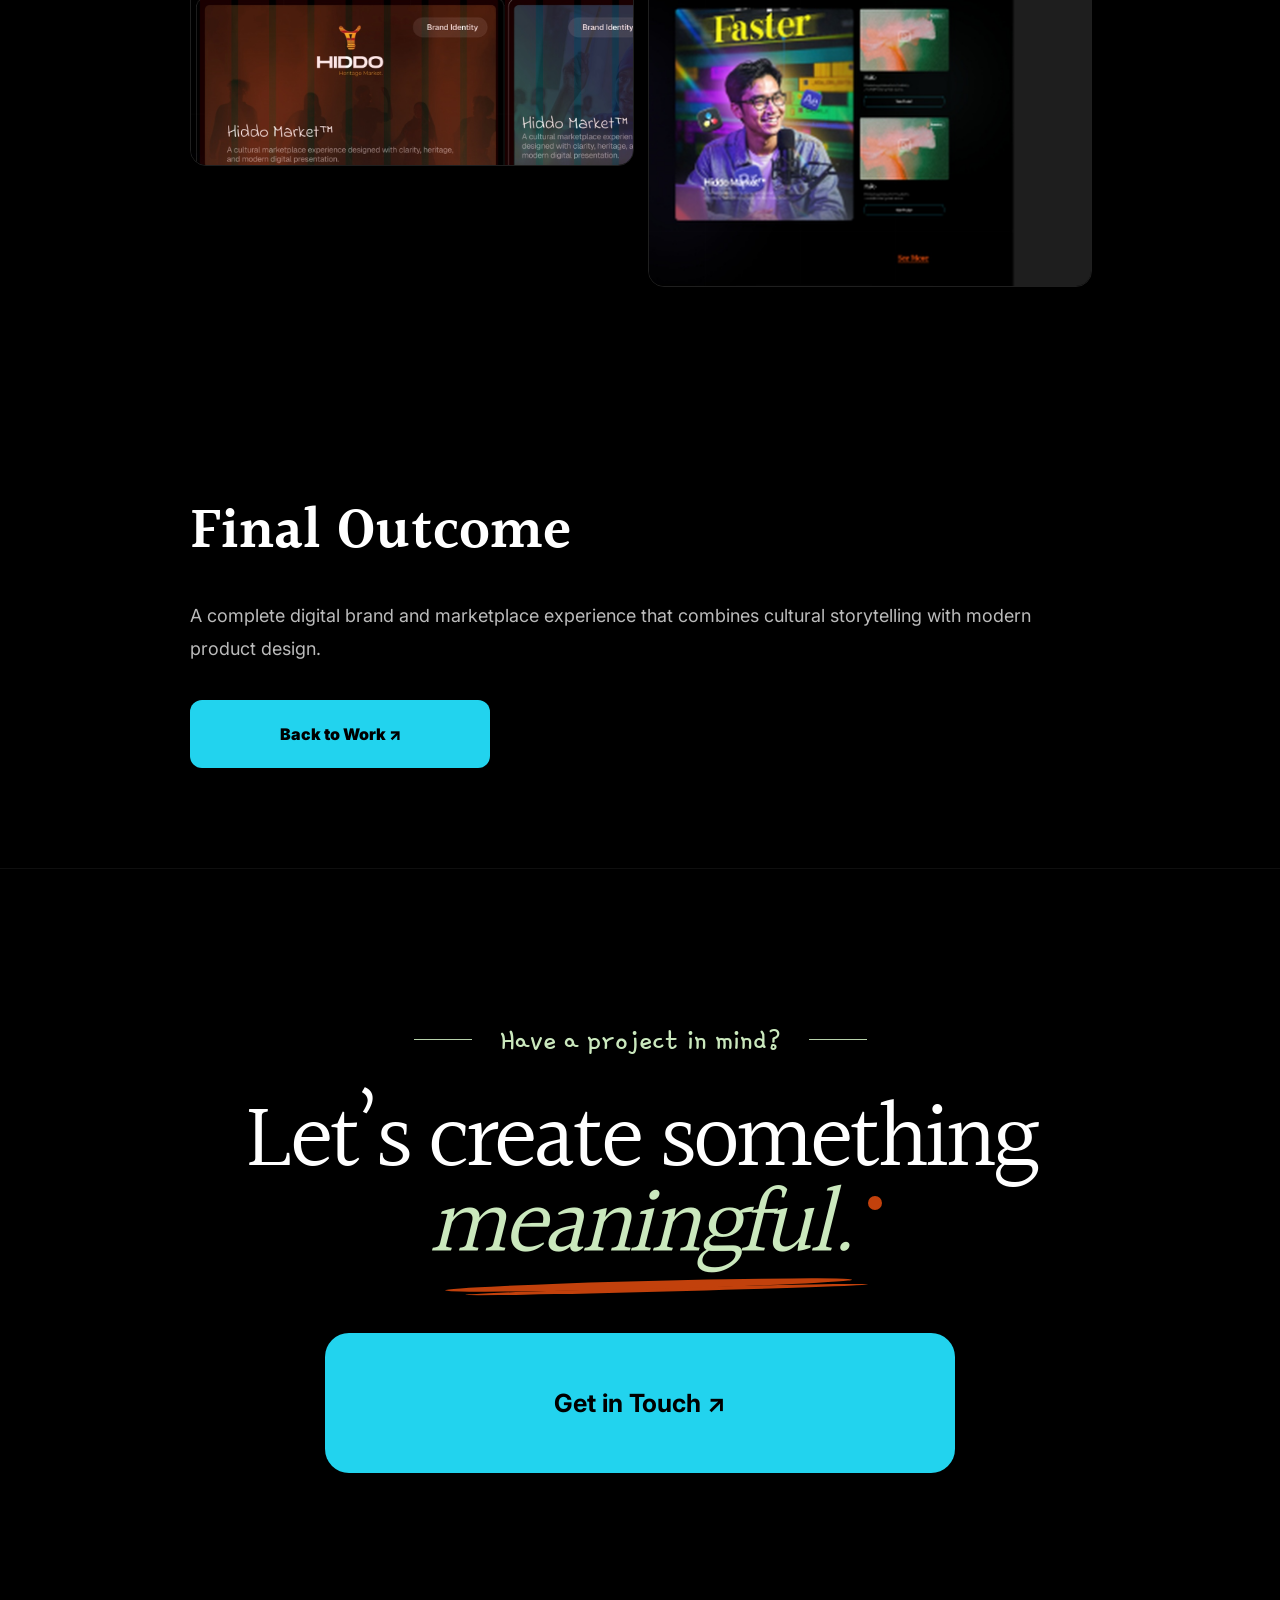
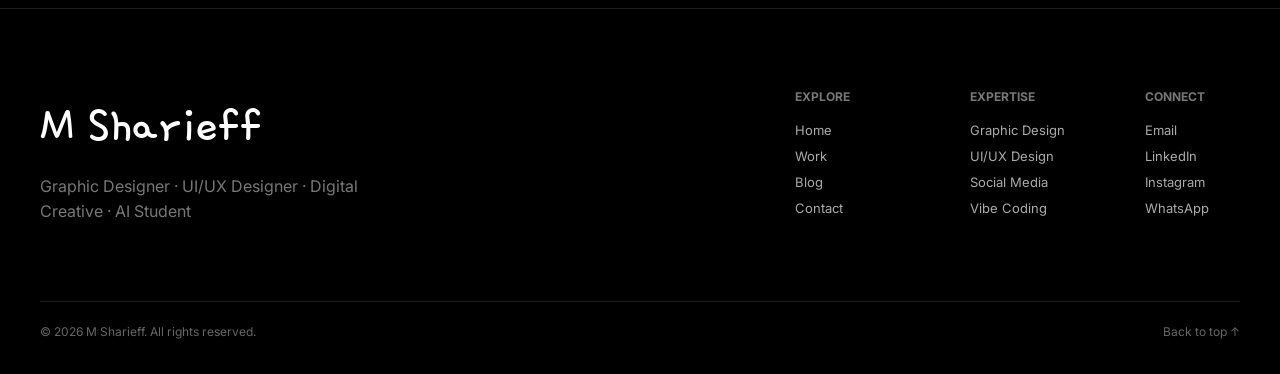
<file: case-study.html>
<!doctype html><html lang="en"><head><meta charset="utf-8"><meta name="viewport" content="width=device-width,initial-scale=1"><title>Hiddo Market — Case Study</title><link rel="stylesheet" href="styles.css"></head><body id="top"><div class="site page-transition"><header class="nav"><a class="brand" href="index.html">M Sharieff</a><nav class="links"><a class="" href="index.html">Home</a><a class="active" href="work.html">Work</a><a class="" href="blog.html">Blog</a><a class="" href="contact.html">Contact</a></nav><a class="top-cta" href="mailto:abdirahmanhassanmahamd10@gmail.com">Let’s Work Together</a><button class="menu" aria-label="Menu">☰</button></header><main><section class="case-hero container"><span class="eyebrow">Case Study · Brand Identity</span><h1 class="page-title">Hiddo Market™</h1><p class="sub">A cultural marketplace experience designed with clarity, heritage, and modern digital presentation.</p><div class="case-cover" style="background-image:linear-gradient(180deg,rgba(0,0,0,.05),rgba(0,0,0,.25)),url('work-visual.jpg');margin-top:50px"></div><div class="case-meta"><div>Role<strong>Brand Designer · UI/UX</strong></div><div>Year<strong>2025</strong></div><div>Tools<strong>Figma · Illustrator · Photoshop</strong></div><div>Type<strong>Brand &amp; Digital Product</strong></div></div></section><section class="case-section"><h2>Project Overview</h2><p>Hiddo Market is a digital marketplace concept inspired by Somali heritage and culture. The goal was to create a modern platform that preserves cultural identity while providing a simple and accessible shopping experience.</p></section><section class="case-section"><h2>The Challenge</h2><p>Creating a digital experience that balances cultural authenticity with modern usability, while making the platform simple, clear, and enjoyable for users.</p></section><section class="case-section"><h2>Our Process</h2><div class="case-process"><div class="process"><strong>01</strong><span>Discover</span></div><div class="process"><strong>02</strong><span>Define</span></div><div class="process"><strong>03</strong><span>Ideate</span></div><div class="process"><strong>04</strong><span>Design</span></div></div></section><section class="case-section"><h2>Visual Identity</h2><p>The visual system combines traditional inspiration with modern design principles to create a recognizable and meaningful brand presence.</p><div class="case-gallery" style="margin-top:40px"><img src="work-visual.jpg" alt="Hiddo Market visual"><img src="blog-visual.jpg" alt="Visual exploration"></div></section><section class="case-section"><h2>Final Outcome</h2><p>A complete digital brand and marketplace experience that combines cultural storytelling with modern product design.</p><div style="margin-top:35px"><a class="solid-btn" href="work.html">Back to Work ↗</a></div></section></main><section class="footer-cta" aria-label="Start a project">
  <div class="footer-cta-inner">
    <div class="footer-cta-kicker">Have a project in mind?</div>
    <h2>Let’s create something <span class="accent">meaningful.</span></h2>
    <a class="footer-cta-button" href="contact.html">Get in Touch ↗</a>
  </div>
</section>
<footer class="footer"><div class="container"><div class="footer-top"><div><div class="footer-brand">M Sharieff</div><p style="color:#777;max-width:330px;line-height:1.6">Graphic Designer · UI/UX Designer · Digital Creative · AI Student</p></div><div class="footer-cols"><div class="footer-col"><h4>Explore</h4><a href="index.html">Home</a><a href="work.html">Work</a><a href="blog.html">Blog</a><a href="contact.html">Contact</a></div><div class="footer-col"><h4>Expertise</h4><a href="work.html">Graphic Design</a><a href="work.html">UI/UX Design</a><a href="work.html">Social Media</a><a href="work.html">Vibe Coding</a></div><div class="footer-col"><h4>Connect</h4><a href="mailto:abdirahmanhassanmahamd10@gmail.com">Email</a><a href="#">LinkedIn</a><a href="#">Instagram</a><a href="#">WhatsApp</a></div></div></div><div class="footer-bottom"><span>© 2026 M Sharieff. All rights reserved.</span><a href="#top">Back to top ↑</a></div></div></footer></div><script src="script.js"></script></body></html>
</file>
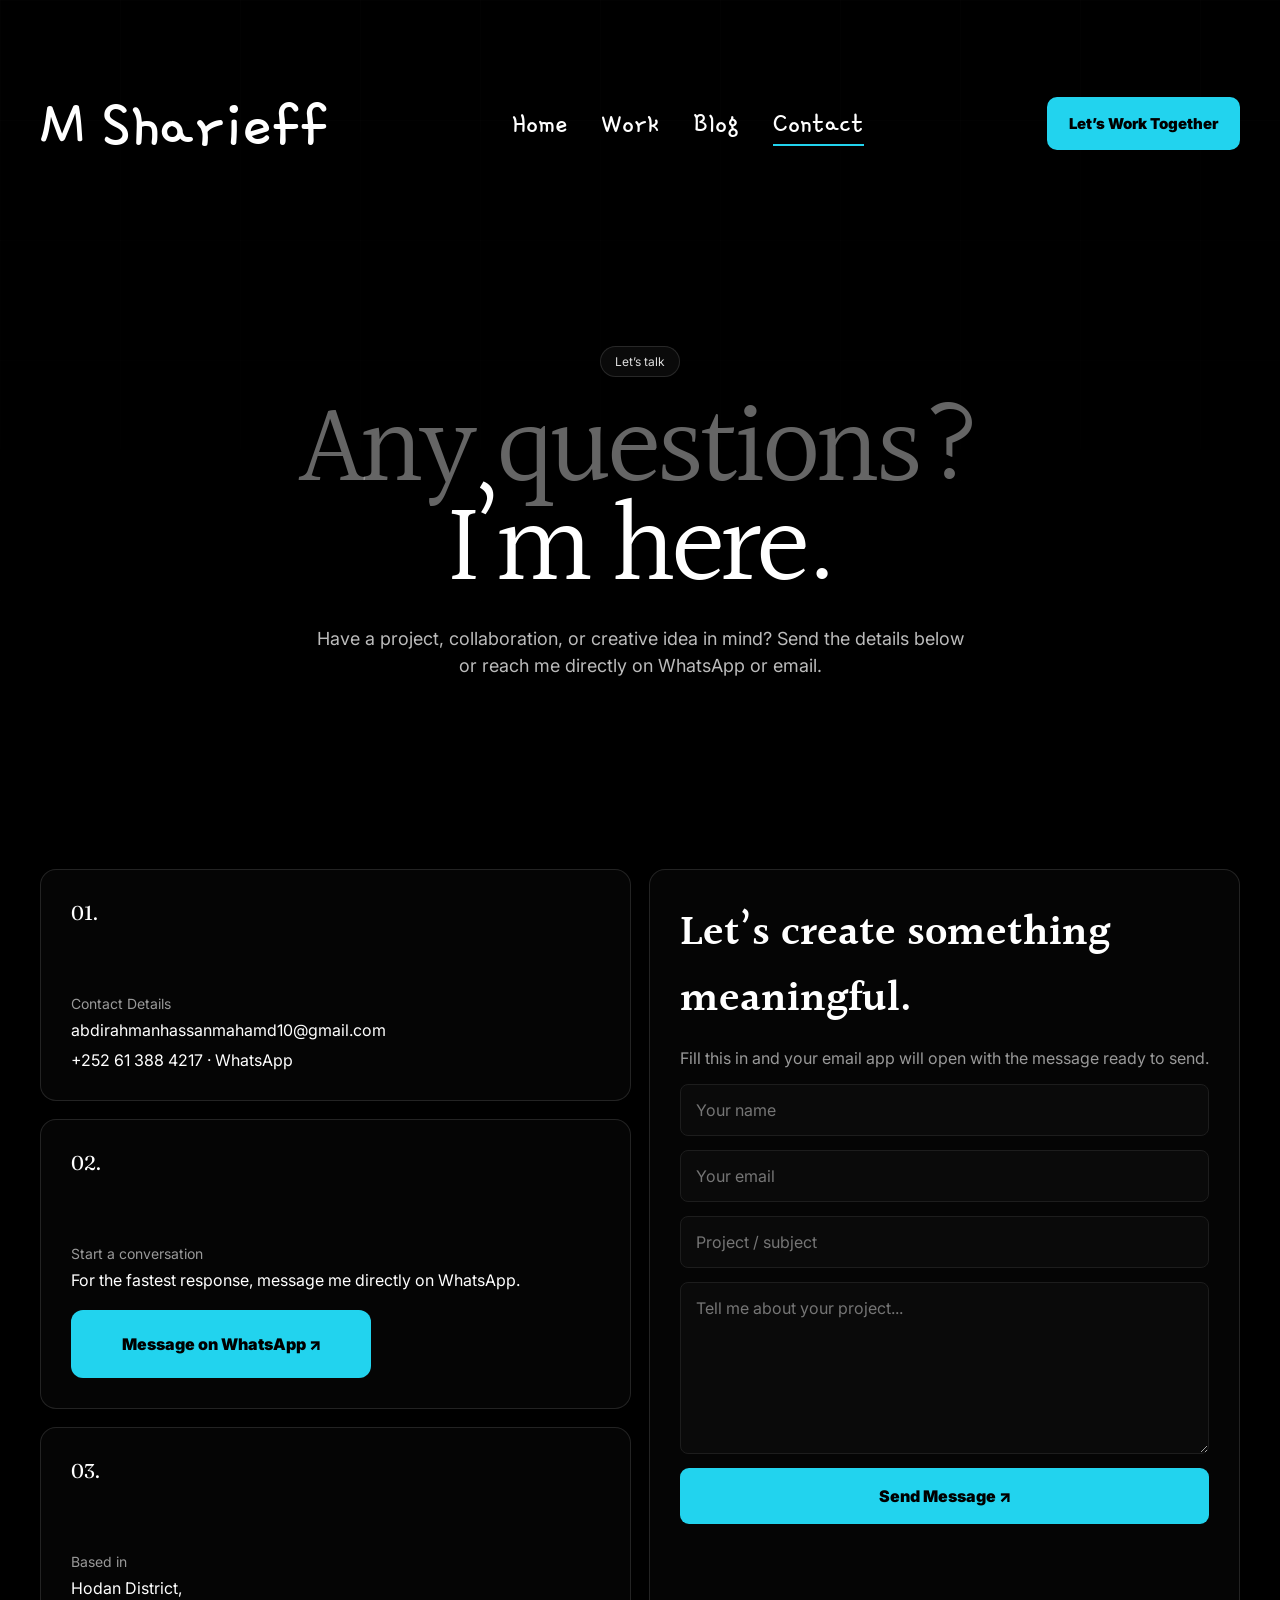
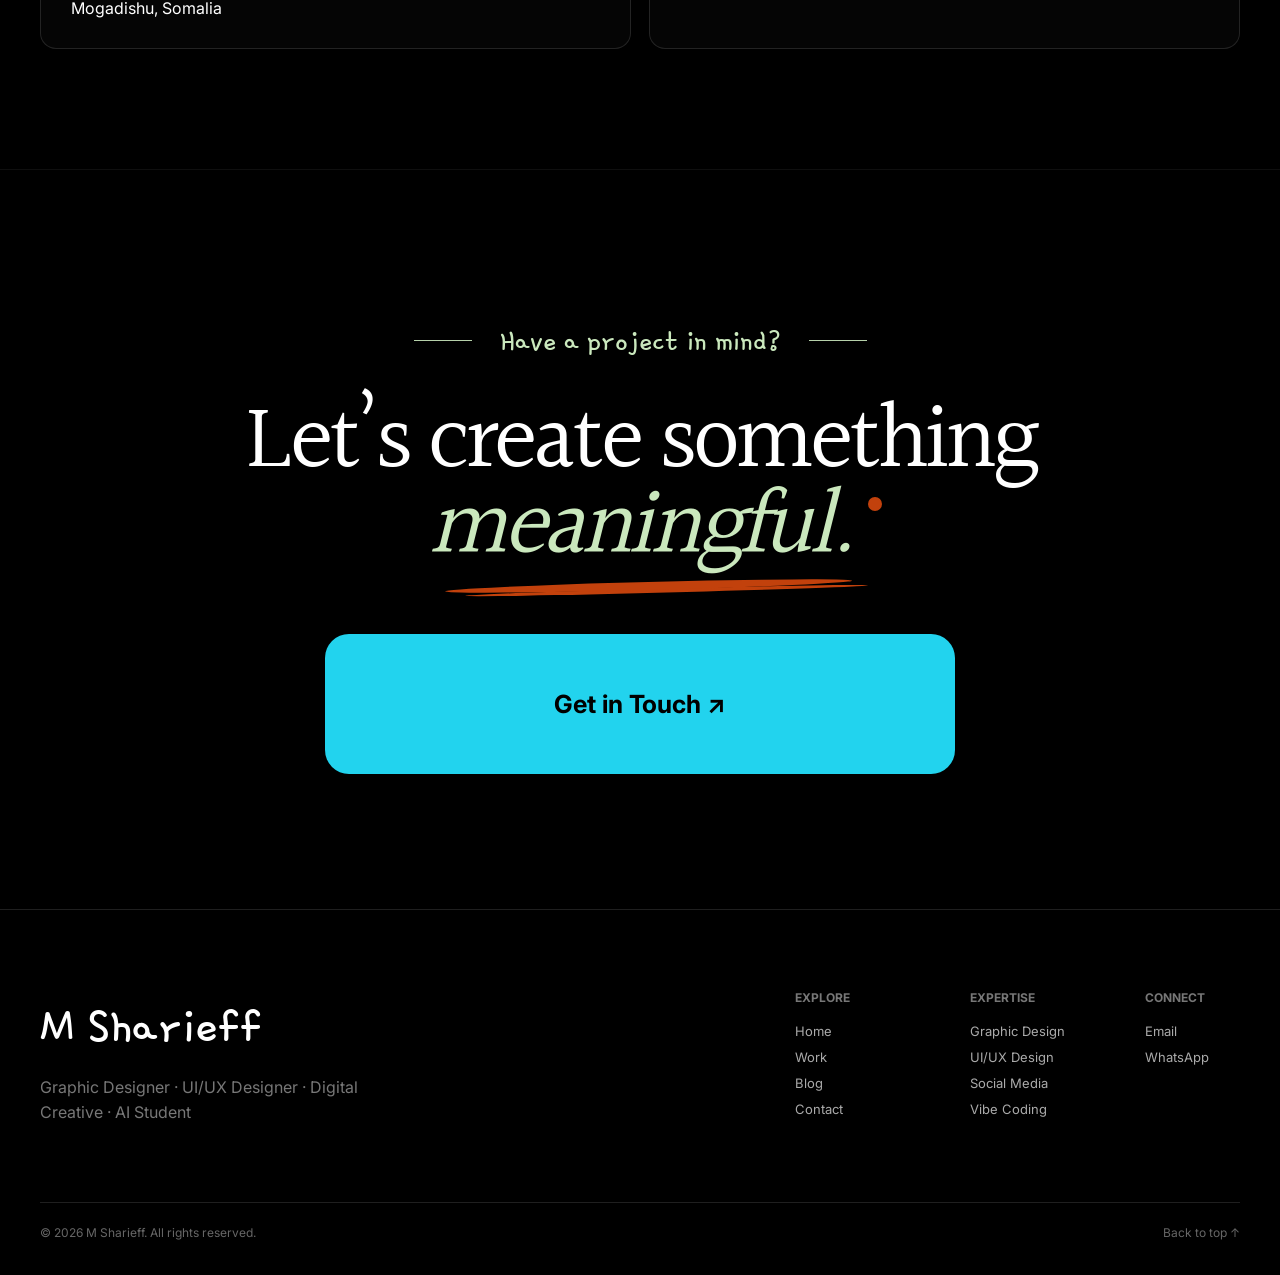
<file: contact.html>
<!doctype html>
<html lang="en">
<head>
  <meta charset="utf-8">
  <meta name="viewport" content="width=device-width,initial-scale=1">
  <meta name="description" content="Contact M Sharieff for graphic design, UI/UX design, branding, digital products and creative projects.">
  <title>Contact — M Sharieff</title>
  <link rel="stylesheet" href="styles.css">
</head>
<body id="top">
<div class="site page-transition">
<header class="nav">
  <a class="brand" href="index.html">M Sharieff</a>
  <nav class="links">
    <a href="index.html">Home</a><a href="work.html">Work</a><a href="blog.html">Blog</a><a class="active" href="contact.html">Contact</a>
  </nav>
  <a class="top-cta" href="https://wa.me/252613884217?text=Hi%20M%20Sharieff%2C%20I%27d%20like%20to%20discuss%20a%20project." target="_blank" rel="noopener">Let’s Work Together</a>
  <button class="menu" aria-label="Menu">☰</button>
</header>

<main>
<section class="contact-hero container">
  <span class="eyebrow">Let’s talk</span>
  <h1><span class="dim">Any questions?</span><br>I’m here.</h1>
  <p class="sub">Have a project, collaboration, or creative idea in mind? Send the details below or reach me directly on WhatsApp or email.</p>
</section>

<section class="container section">
<div class="contact-grid">
  <div>
    <div class="contact-card">
      <span class="number">01.</span>
      <h3>Contact Details</h3>
      <p><a href="mailto:abdirahmanhassanmahamd10@gmail.com">abdirahmanhassanmahamd10@gmail.com</a></p>
      <p style="margin-top:10px"><a href="https://wa.me/252613884217" target="_blank" rel="noopener">+252 61 388 4217 · WhatsApp</a></p>
    </div>
    <div class="contact-card" style="margin-top:18px">
      <span class="number">02.</span>
      <h3>Start a conversation</h3>
      <p>For the fastest response, message me directly on WhatsApp.</p>
      <a class="solid-btn" style="display:inline-flex;margin-top:20px" href="https://wa.me/252613884217?text=Hi%20M%20Sharieff%2C%20I%27d%20like%20to%20discuss%20a%20project." target="_blank" rel="noopener">Message on WhatsApp ↗</a>
    </div>
    <div class="contact-card" style="margin-top:18px">
      <span class="number">03.</span>
      <h3>Based in</h3>
      <p>Hodan District,<br>Mogadishu, Somalia</p>
    </div>
  </div>

  <div class="contact-card">
    <form class="form" id="contactForm">
      <h2>Let’s create something meaningful.</h2>
      <p>Fill this in and your email app will open with the message ready to send.</p>
      <input class="field" id="contactName" name="name" required autocomplete="name" placeholder="Your name">
      <input class="field" id="contactEmail" name="email" type="email" required autocomplete="email" placeholder="Your email">
      <input class="field" id="contactSubject" name="subject" required placeholder="Project / subject">
      <textarea class="field" id="contactMessage" name="message" required placeholder="Tell me about your project..."></textarea>
      <button type="submit">Send Message ↗</button>
      <div class="form-status" id="formStatus" aria-live="polite"></div>
    </form>
  </div>
</div>
</section>
</main>

<section class="footer-cta" aria-label="Start a project">
  <div class="footer-cta-inner">
    <div class="footer-cta-kicker">Have a project in mind?</div>
    <h2>Let’s create something <span class="accent">meaningful.</span></h2>
    <a class="footer-cta-button" href="https://wa.me/252613884217?text=Hi%20M%20Sharieff%2C%20I%27d%20like%20to%20discuss%20a%20project." target="_blank" rel="noopener">Get in Touch ↗</a>
  </div>
</section>

<footer class="footer">
<div class="container">
  <div class="footer-top">
    <div><div class="footer-brand">M Sharieff</div><p style="color:#777;max-width:330px;line-height:1.6">Graphic Designer · UI/UX Designer · Digital Creative · AI Student</p></div>
    <div class="footer-cols">
      <div class="footer-col"><h4>Explore</h4><a href="index.html">Home</a><a href="work.html">Work</a><a href="blog.html">Blog</a><a href="contact.html">Contact</a></div>
      <div class="footer-col"><h4>Expertise</h4><a href="work.html">Graphic Design</a><a href="work.html">UI/UX Design</a><a href="work.html">Social Media</a><a href="work.html">Vibe Coding</a></div>
      <div class="footer-col"><h4>Connect</h4><a href="mailto:abdirahmanhassanmahamd10@gmail.com">Email</a><a href="https://wa.me/252613884217" target="_blank" rel="noopener">WhatsApp</a></div>
    </div>
  </div>
  <div class="footer-bottom"><span>© 2026 M Sharieff. All rights reserved.</span><a href="#top">Back to top ↑</a></div>
</div>
</footer>
</div>
<script src="script.js"></script>
</body>
</html>
</file>
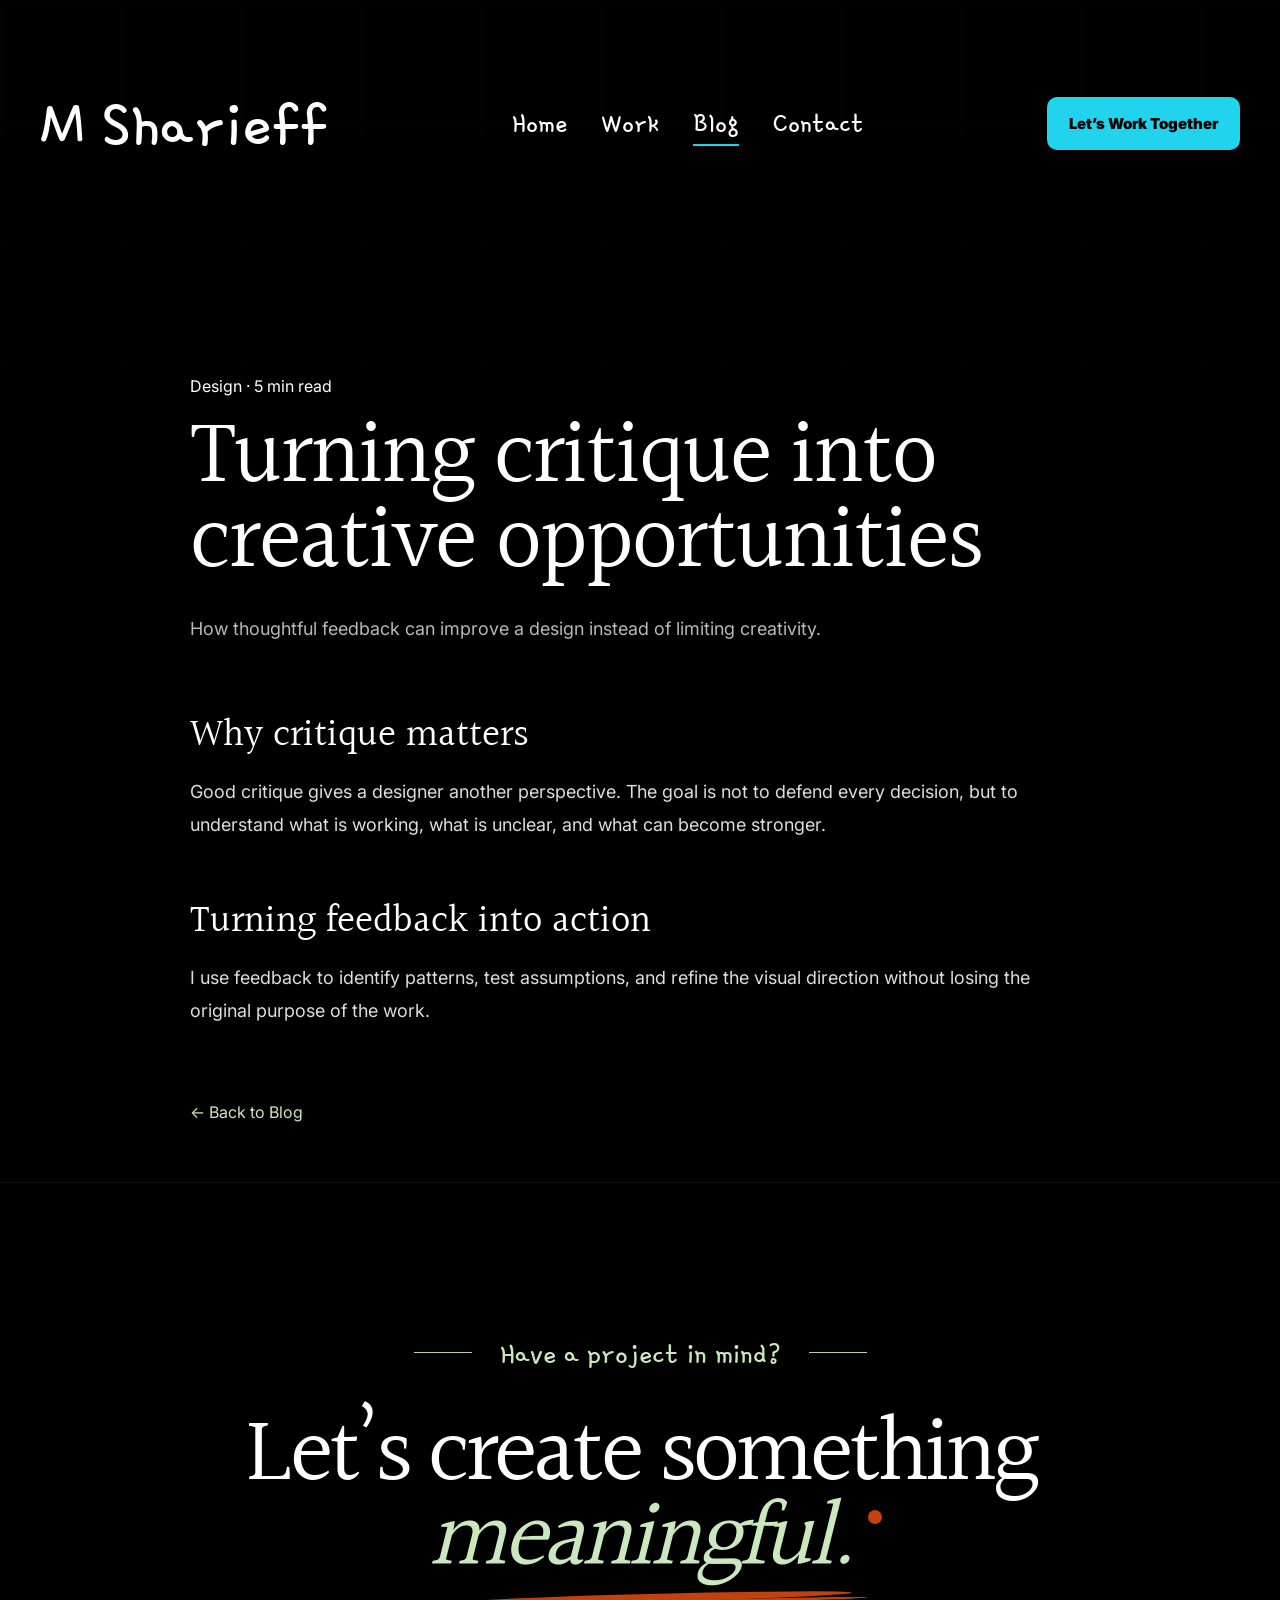
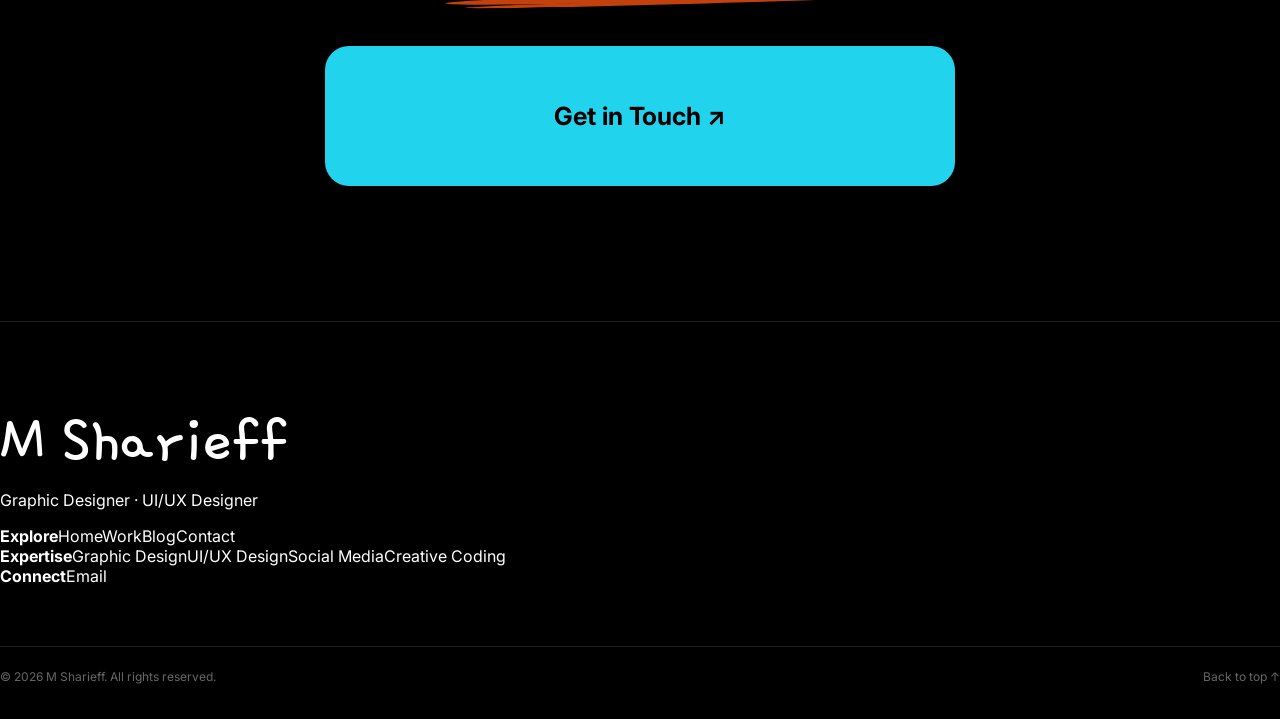
<file: reading.html>
<!doctype html><html lang="en"><head><meta charset="utf-8"><meta name="viewport" content="width=device-width,initial-scale=1"><title>Reading — M Sharieff</title><link rel="stylesheet" href="styles.css"></head><body id="top"><div class="site page-transition">
<header class="nav"><a class="brand" href="index.html">M Sharieff</a><nav class="links"><a href="index.html">Home</a><a href="work.html">Work</a><a class="active" href="blog.html">Blog</a><a href="contact.html">Contact</a></nav><a class="top-cta" href="mailto:abdirahmanhassanmahamd10@gmail.com">Let’s Work Together</a><button class="menu" aria-label="Menu">☰</button></header>
<main><section class="reading-hero container"><div class="reading-layout"><span class="meta" id="postMeta"></span><h1 id="postTitle"></h1><p class="lead" id="postLead"></p><div class="article-body" id="postBody"></div><a class="back-link" href="blog.html">← Back to Blog</a></div></section></main>
<section class="footer-cta" aria-label="Start a project"><div class="footer-cta-inner"><div class="footer-cta-kicker">Have a project in mind?</div><h2>Let’s create something <span class="accent">meaningful.</span></h2><a class="footer-cta-button" href="contact.html">Get in Touch ↗</a></div></section>
<footer class="footer"><div class="footer-inner"><div><a class="brand" href="index.html">M Sharieff</a><p>Graphic Designer · UI/UX Designer</p></div><div><b>Explore</b><a href="index.html">Home</a><a href="work.html">Work</a><a href="blog.html">Blog</a><a href="contact.html">Contact</a></div><div><b>Expertise</b><span>Graphic Design</span><span>UI/UX Design</span><span>Social Media</span><span>Creative Coding</span></div><div><b>Connect</b><a href="mailto:abdirahmanhassanmahamd10@gmail.com">Email</a></div></div><div class="footer-bottom">© 2026 M Sharieff. All rights reserved.<a href="#top">Back to top ↑</a></div></footer>
</div>
<script>
const posts={
1:{meta:'Design · 5 min read',title:'Turning critique into creative opportunities',lead:'How thoughtful feedback can improve a design instead of limiting creativity.',body:'<h2>Why critique matters</h2><p>Good critique gives a designer another perspective. The goal is not to defend every decision, but to understand what is working, what is unclear, and what can become stronger.</p><h2>Turning feedback into action</h2><p>I use feedback to identify patterns, test assumptions, and refine the visual direction without losing the original purpose of the work.</p>'},
2:{meta:'UI/UX · 6 min read',title:'Why user experience starts before the screen',lead:'Good interfaces begin with understanding people, goals, and the problem behind the product.',body:'<h2>Start with the problem</h2><p>Before designing screens, I look at the user, the goal, the context, and the friction that needs to be removed.</p><h2>Design follows understanding</h2><p>Once the problem is clear, navigation, hierarchy, content, and interaction become much easier to design intentionally.</p>'},
3:{meta:'Creative Growth · 4 min read',title:'What I’m learning as a designer and AI student',lead:'A look into my journey across design, technology, artificial intelligence, and digital creativity.',body:'<h2>Design and technology</h2><p>Working across design and AI is teaching me to think beyond individual screens and toward systems, workflows, and useful digital products.</p><h2>Learning by building</h2><p>Each project becomes an opportunity to test ideas, improve my process, and turn new tools into practical creative workflows.</p>'}
};
const p=posts[new URLSearchParams(location.search).get('post')]||posts[1];
document.getElementById('postMeta').textContent=p.meta;document.getElementById('postTitle').textContent=p.title;document.getElementById('postLead').textContent=p.lead;document.getElementById('postBody').innerHTML=p.body;
</script></body></html>
</file>
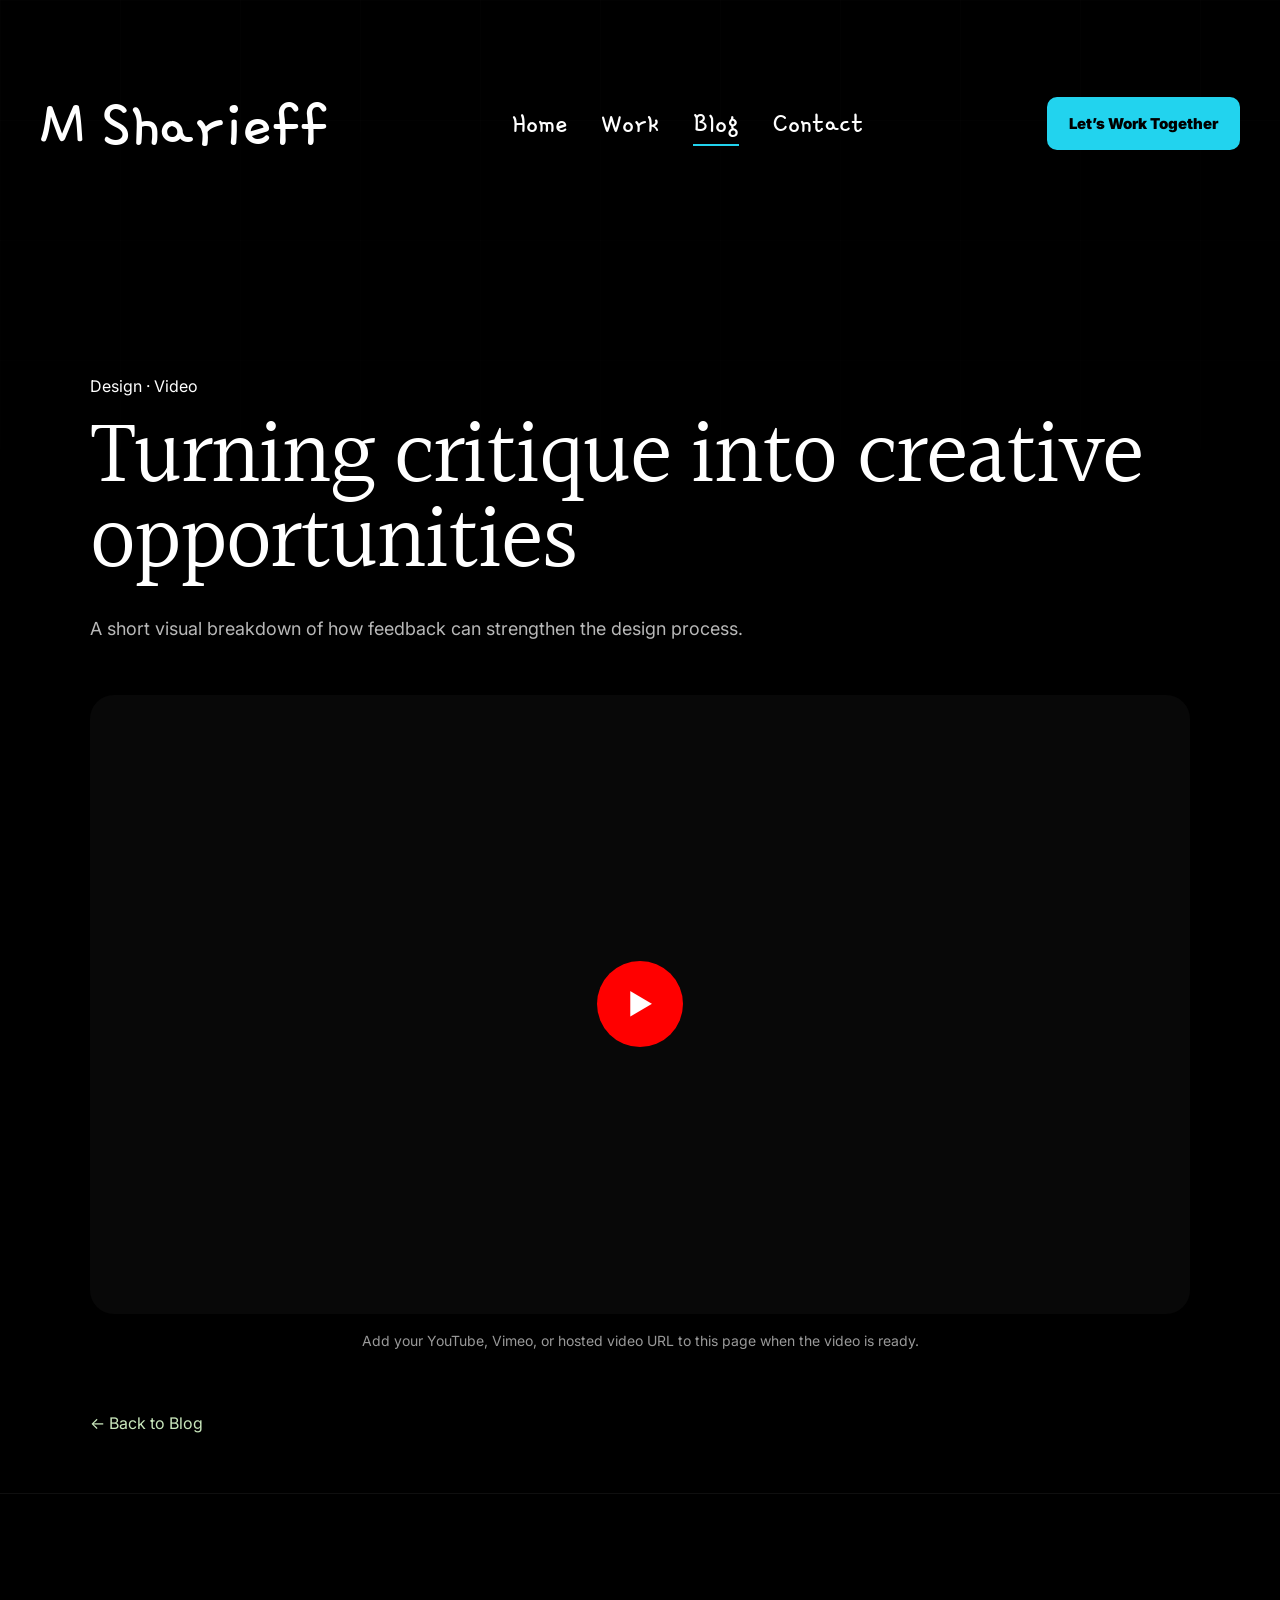
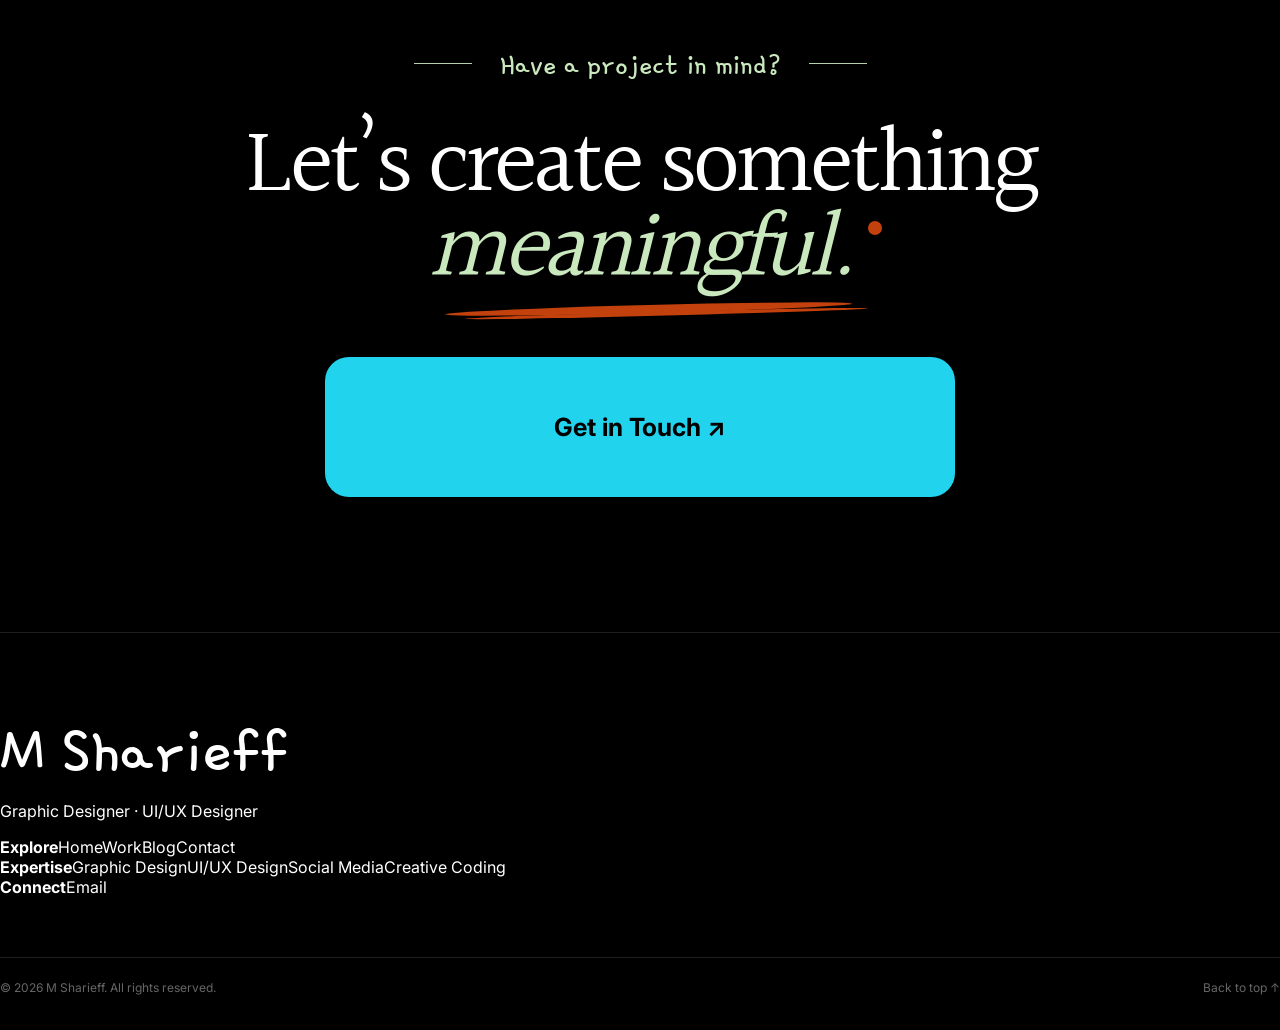
<file: video.html>
<!doctype html><html lang="en"><head><meta charset="utf-8"><meta name="viewport" content="width=device-width,initial-scale=1"><title>Video — M Sharieff</title><link rel="stylesheet" href="styles.css"></head><body id="top"><div class="site page-transition">
<header class="nav"><a class="brand" href="index.html">M Sharieff</a><nav class="links"><a href="index.html">Home</a><a href="work.html">Work</a><a class="active" href="blog.html">Blog</a><a href="contact.html">Contact</a></nav><a class="top-cta" href="mailto:abdirahmanhassanmahamd10@gmail.com">Let’s Work Together</a><button class="menu" aria-label="Menu">☰</button></header>
<main><section class="video-hero container"><div class="video-shell"><span class="meta" id="videoMeta"></span><h1 id="videoTitle"></h1><p class="lead" id="videoLead"></p><div class="video-frame"><a id="videoLink" href="#" target="_blank" rel="noopener" aria-label="Open video">▶</a></div><p class="video-note">Add your YouTube, Vimeo, or hosted video URL to this page when the video is ready.</p><a class="back-link" href="blog.html">← Back to Blog</a></div></section></main>
<section class="footer-cta" aria-label="Start a project"><div class="footer-cta-inner"><div class="footer-cta-kicker">Have a project in mind?</div><h2>Let’s create something <span class="accent">meaningful.</span></h2><a class="footer-cta-button" href="contact.html">Get in Touch ↗</a></div></section>
<footer class="footer"><div class="footer-inner"><div><a class="brand" href="index.html">M Sharieff</a><p>Graphic Designer · UI/UX Designer</p></div><div><b>Explore</b><a href="index.html">Home</a><a href="work.html">Work</a><a href="blog.html">Blog</a><a href="contact.html">Contact</a></div><div><b>Expertise</b><span>Graphic Design</span><span>UI/UX Design</span><span>Social Media</span><span>Creative Coding</span></div><div><b>Connect</b><a href="mailto:abdirahmanhassanmahamd10@gmail.com">Email</a></div></div><div class="footer-bottom">© 2026 M Sharieff. All rights reserved.<a href="#top">Back to top ↑</a></div></footer>
</div>
<script>
const posts={
1:{meta:'Design · Video',title:'Turning critique into creative opportunities',lead:'A short visual breakdown of how feedback can strengthen the design process.',url:'#'},
2:{meta:'UI/UX · Video',title:'Why user experience starts before the screen',lead:'A visual walkthrough of the thinking behind user-focused interface design.',url:'#'},
3:{meta:'Creative Growth · Video',title:'What I’m learning as a designer and AI student',lead:'A short video about design, AI, experimentation, and creative growth.',url:'#'}
};
const p=posts[new URLSearchParams(location.search).get('post')]||posts[1];
document.getElementById('videoMeta').textContent=p.meta;document.getElementById('videoTitle').textContent=p.title;document.getElementById('videoLead').textContent=p.lead;document.getElementById('videoLink').href=p.url;
</script></body></html>
</file>
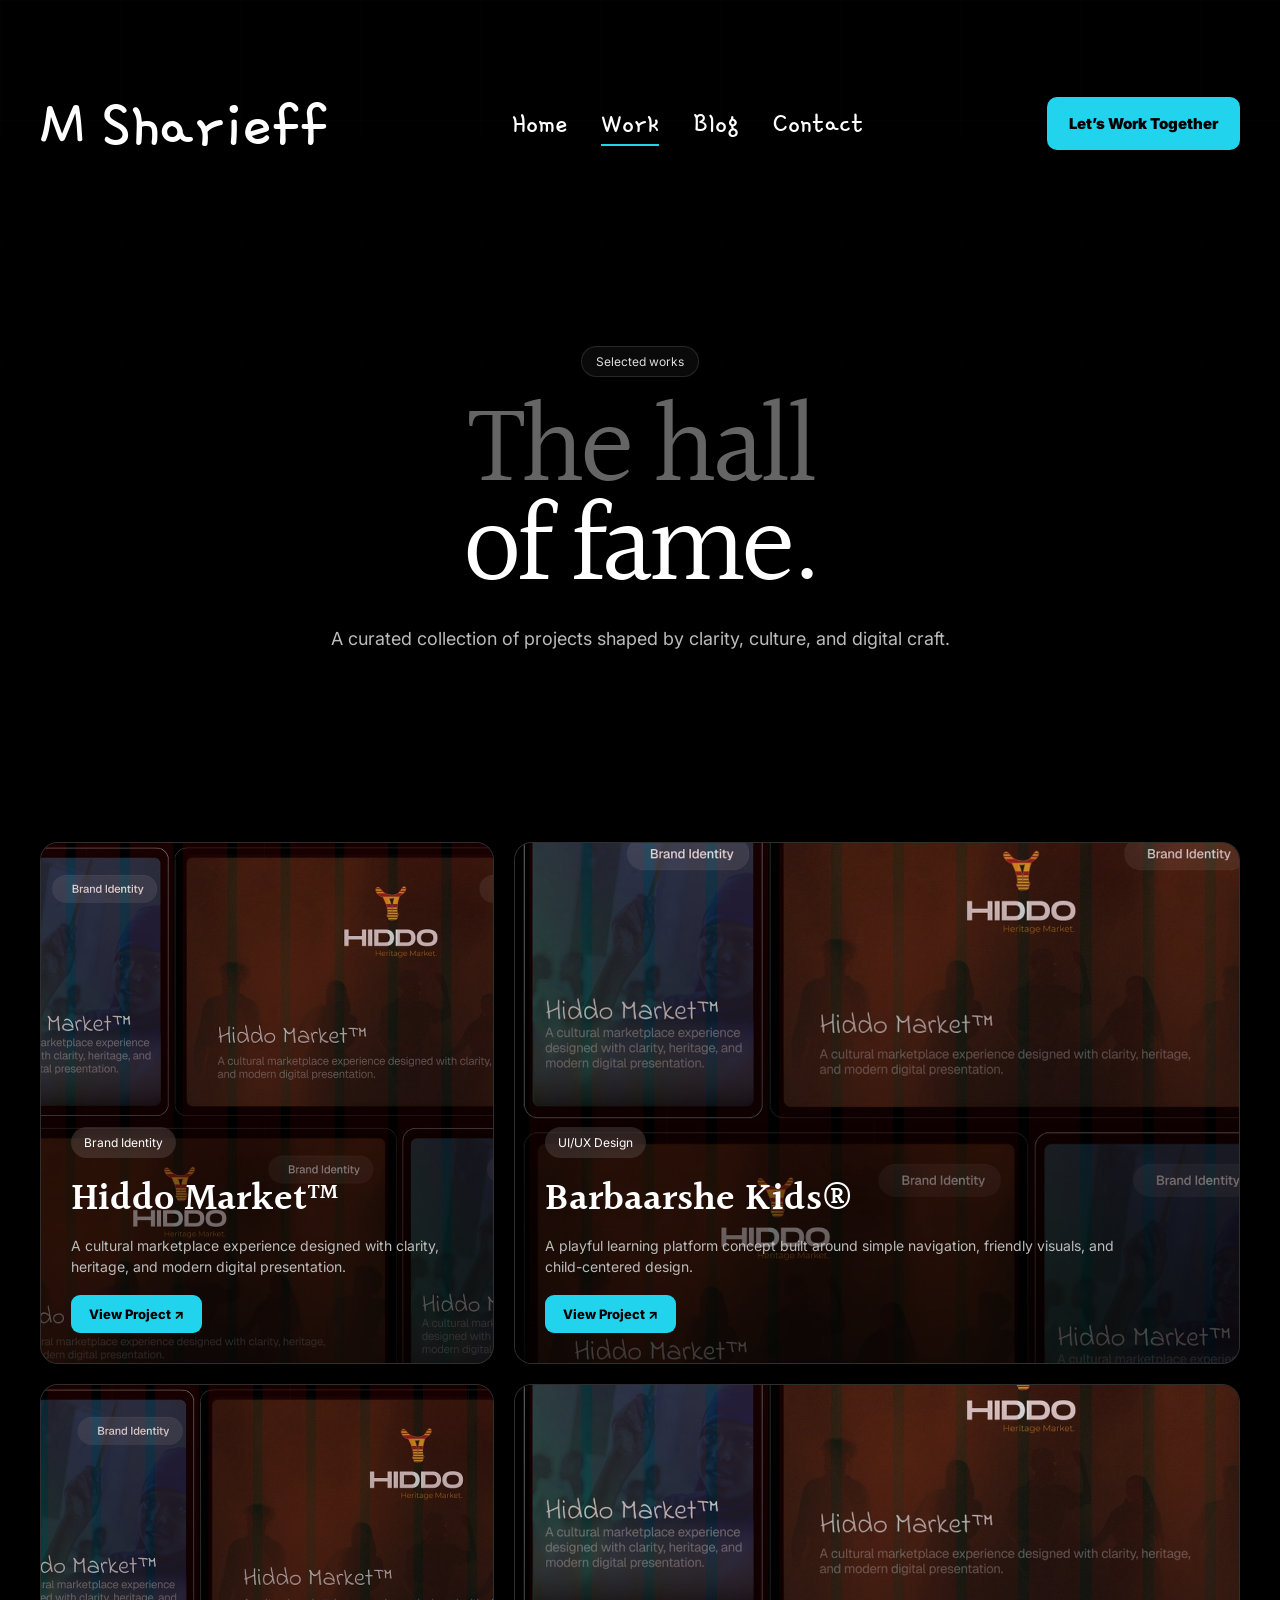
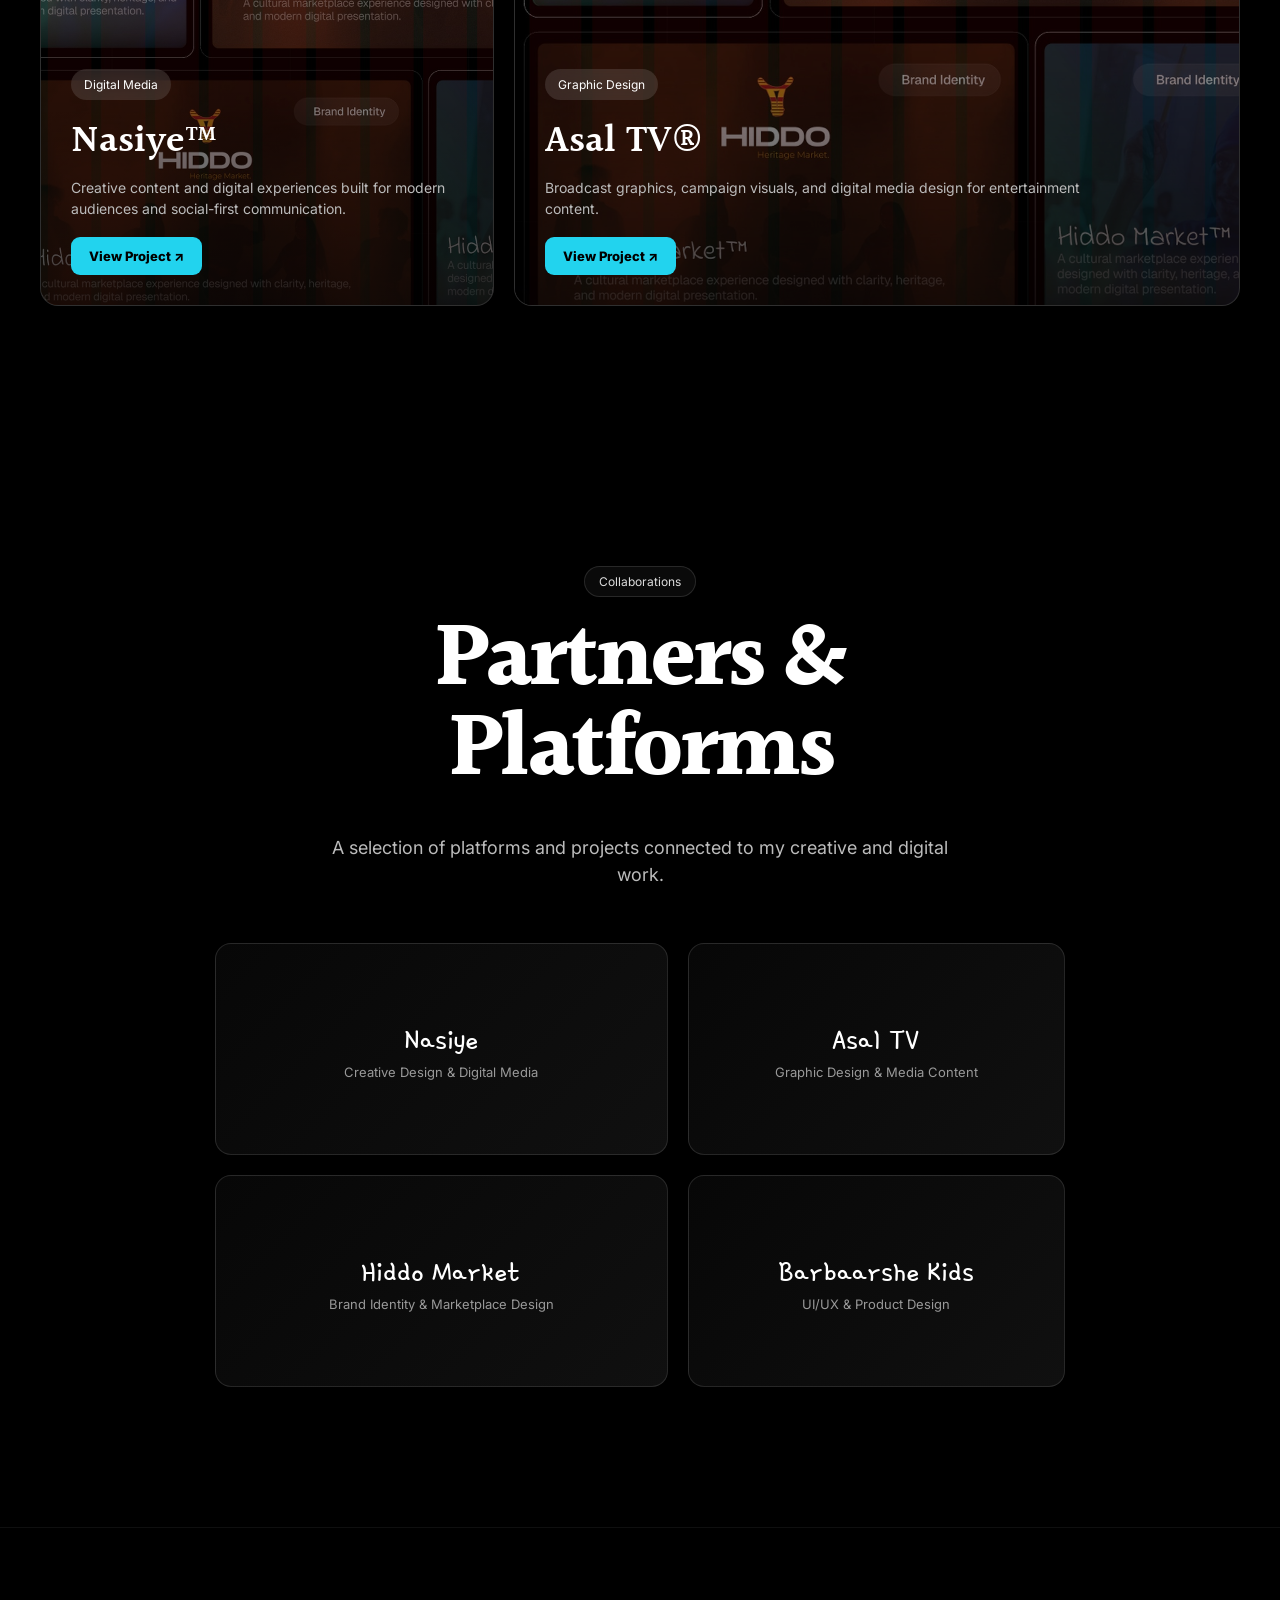
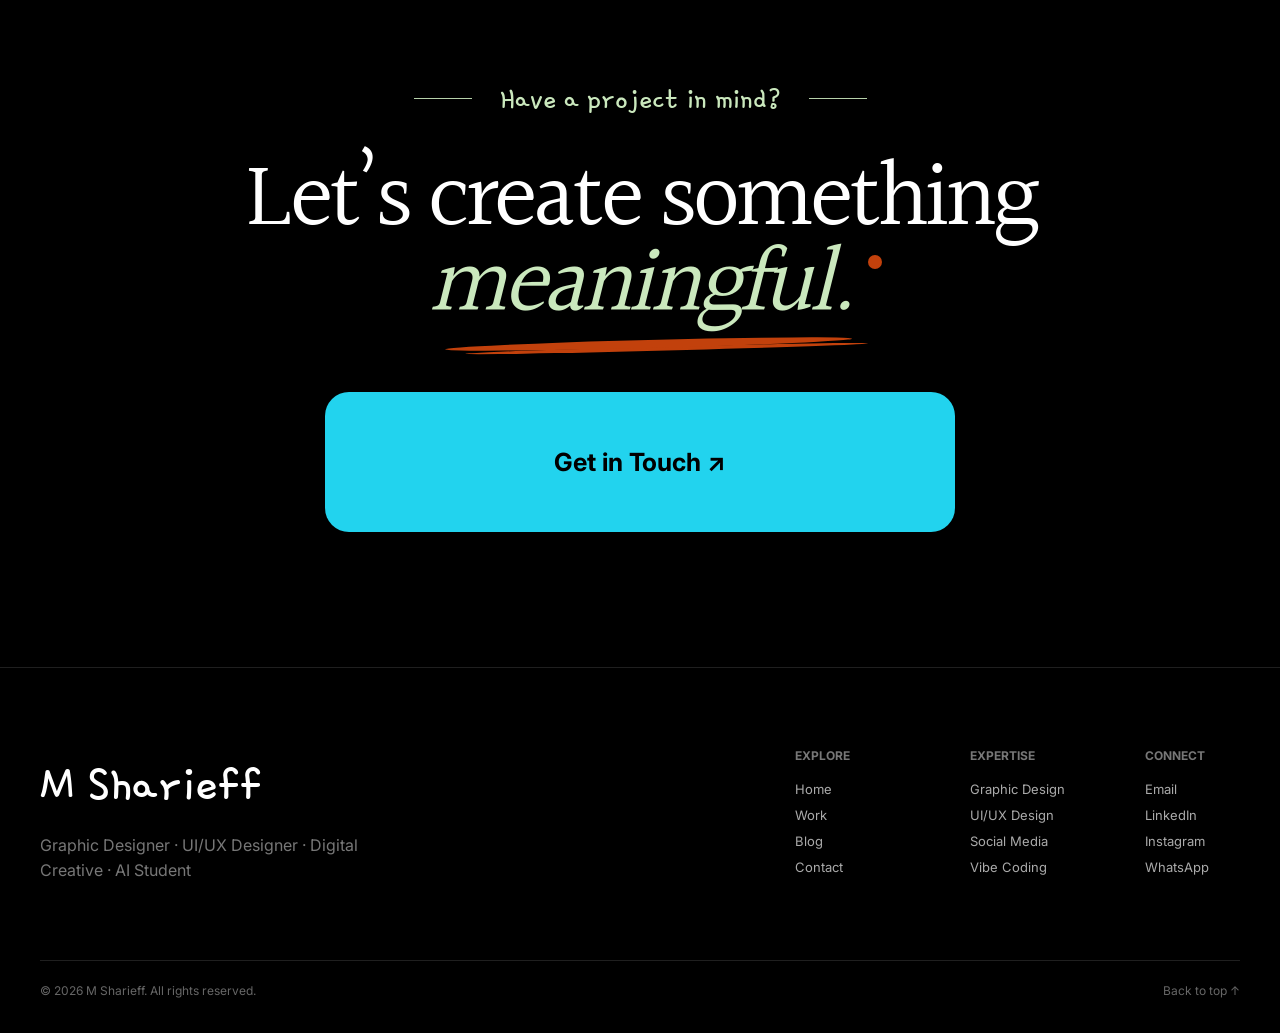
<file: work.html>
<!doctype html>
<html lang="en">
  <head>
    <meta charset="utf-8" />
    <meta name="viewport" content="width=device-width,initial-scale=1" />
    <title>Work — M Sharieff</title>
    <link rel="stylesheet" href="styles.css" />
  </head>
  <body id="top">
    <div class="site page-transition">
      <header class="nav">
        <a class="brand" href="index.html">M Sharieff</a>
        <nav class="links">
          <a class="" href="index.html">Home</a
          ><a class="active" href="work.html">Work</a
          ><a class="" href="blog.html">Blog</a
          ><a class="" href="contact.html">Contact</a>
        </nav>
        <a class="top-cta" href="mailto:abdirahmanhassanmahamd10@gmail.com"
          >Let’s Work Together</a
        ><button class="menu" aria-label="Menu">☰</button>
      </header>
      <main>
        <section class="work-hero container">
          <span class="eyebrow">Selected works</span>
          <h1><span class="dim">The hall</span><br />of fame.</h1>
          <p class="sub">
            A curated collection of projects shaped by clarity, culture, and
            digital craft.
          </p>
        </section>
        <section class="container section">
          <div class="project-grid">
            <article class="project-card">
              <div class="visual"></div>
              <div class="project-content">
                <span class="badge">Brand Identity</span>
                <h2>Hiddo Market™</h2>
                <p>
                  A cultural marketplace experience designed with clarity,
                  heritage, and modern digital presentation.
                </p>
                <a class="view" href="case-study.html">View Project ↗</a>
              </div>
            </article>
            <article class="project-card large">
              <div class="visual"></div>
              <div class="project-content">
                <span class="badge">UI/UX Design</span>
                <h2>Barbaarshe Kids®</h2>
                <p>
                  A playful learning platform concept built around simple
                  navigation, friendly visuals, and child-centered design.
                </p>
                <a class="view" href="case-study-2.html">View Project ↗</a>
              </div>
            </article>
            <article class="project-card large">
              <div class="visual"></div>
              <div class="project-content">
                <span class="badge">Digital Media</span>
                <h2>Nasiye™</h2>
                <p>
                  Creative content and digital experiences built for modern
                  audiences and social-first communication.
                </p>
                <a class="view" href="case-study.html">View Project ↗</a>
              </div>
            </article>
            <article class="project-card">
              <div class="visual"></div>
              <div class="project-content">
                <span class="badge">Graphic Design</span>
                <h2>Asal TV®</h2>
                <p>
                  Broadcast graphics, campaign visuals, and digital media design
                  for entertainment content.
                </p>
                <a class="view" href="case-study-2.html">View Project ↗</a>
              </div>
            </article>
          </div>
        </section>
        <section class="partners">
          <div class="container">
            <span class="eyebrow">Collaborations</span>
            <h2 class="page-title">Partners &amp;<br />Platforms</h2>
            <p class="sub">
              A selection of platforms and projects connected to my creative and
              digital work.
            </p>
            <div class="partner-grid">
              <div class="partner">
                <h3>Nasiye</h3>
                <p>Creative Design &amp; Digital Media</p>
              </div>
              <div class="partner">
                <h3>Asal TV</h3>
                <p>Graphic Design &amp; Media Content</p>
              </div>
              <div class="partner">
                <h3>Hiddo Market</h3>
                <p>Brand Identity &amp; Marketplace Design</p>
              </div>
              <div class="partner">
                <h3>Barbaarshe Kids</h3>
                <p>UI/UX &amp; Product Design</p>
              </div>
            </div>
          </div>
        </section>
        <!-- <section class="mini-cta"><div class="container"><span class="kicker">Have a project in mind?</span><h2>Let’s create something meaningful together.</h2><a class="solid-btn" style="margin:auto" href="contact.html">Get in Touch ↗</a></div></section> -->
      </main>
      <section class="footer-cta" aria-label="Start a project">
        <div class="footer-cta-inner">
          <div class="footer-cta-kicker">Have a project in mind?</div>
          <h2>
            Let’s create something <span class="accent">meaningful.</span>
          </h2>
          <a class="footer-cta-button" href="contact.html">Get in Touch ↗</a>
        </div>
      </section>
      <footer class="footer">
        <div class="container">
          <div class="footer-top">
            <div>
              <div class="footer-brand">M Sharieff</div>
              <p style="color: #777; max-width: 330px; line-height: 1.6">
                Graphic Designer · UI/UX Designer · Digital Creative · AI
                Student
              </p>
            </div>
            <div class="footer-cols">
              <div class="footer-col">
                <h4>Explore</h4>
                <a href="index.html">Home</a><a href="work.html">Work</a
                ><a href="blog.html">Blog</a><a href="contact.html">Contact</a>
              </div>
              <div class="footer-col">
                <h4>Expertise</h4>
                <a href="work.html">Graphic Design</a
                ><a href="work.html">UI/UX Design</a
                ><a href="work.html">Social Media</a
                ><a href="work.html">Vibe Coding</a>
              </div>
              <div class="footer-col">
                <h4>Connect</h4>
                <a href="mailto:abdirahmanhassanmahamd10@gmail.com">Email</a
                ><a href="#">LinkedIn</a><a href="#">Instagram</a
                ><a href="#">WhatsApp</a>
              </div>
            </div>
          </div>
          <div class="footer-bottom">
            <span>© 2026 M Sharieff. All rights reserved.</span
            ><a href="#top">Back to top ↑</a>
          </div>
        </div>
      </footer>
    </div>
    <script src="script.js"></script>
  </body>
</html>
</file>
<file: styles.css>
@import url("https://fonts.googleapis.com/css2?family=Gamja+Flower&family=Halant:wght@400;600;700&family=Inter:wght@400;500;600;700;900&family=Fraunces:wght@600;700&display=swap");
:root {
  --bg: #000;
  --text: #fff;
  --muted: #b8b8b8;
  --soft: #cae8bd;
  --cyan: #22d3ee;
  --orange: #ff5a00;
  --panel: #090909;
  --line: rgba(255, 255, 255, 0.12);
  --max: 1200px;
}
* {
}
html {
  scroll-behavior: smooth;
}
body {
  margin: 0;
  background: #000;
  color: var(--text);
  font-family: Inter, sans-serif;
  overflow-x: hidden;
}
a {
  color: inherit;
  text-decoration: none;
}
button,
input,
textarea {
  font: inherit;
}
body:before {
  content: "";
  position: fixed;
  inset: 0;
  pointer-events: none;
  opacity: 0.16;
  background-image:
    linear-gradient(rgba(255, 255, 255, 0.06) 1px, transparent 1px),
    linear-gradient(90deg, rgba(255, 255, 255, 0.06) 1px, transparent 1px);
  background-size: 120px 120px;
  mask-image: linear-gradient(to bottom, black, transparent 88%);
  z-index: 0;
}
.site {
  position: relative;
  z-index: 1;
}
.nav {
  width: min(var(--max), calc(100% - 48px));
  margin: auto;
  height: 150px;
  padding: 48px 0;
  display: flex;
  align-items: center;
  justify-content: space-between;
  gap: 30px;
}
.brand {
  font:
    72px/1 "Gamja Flower",
    cursive;
  white-space: nowrap;
}
.links {
  display: flex;
  gap: 34px;
  align-items: center;
  font:
    30px/1 "Gamja Flower",
    cursive;
}
.links a {
  padding: 10px 0;
  position: relative;
}
.links a.active:after {
  content: "";
  position: absolute;
  left: 0;
  right: 0;
  bottom: 2px;
  height: 2px;
  background: var(--cyan);
}
.top-cta,
.solid-btn {
  background: var(--cyan);
  color: #000;
  border-radius: 10px;
  font-weight: 900;
}
.top-cta {
  padding: 17px 22px;
  font-size: 15px;
  white-space: nowrap;
}
.menu {
  display: none;
  border: 1px solid var(--line);
  background: #050505;
  color: #fff;
  border-radius: 10px;
  padding: 10px 13px;
}
.container {
  width: min(var(--max), calc(100% - 48px));
  margin: auto;
}
.hero {
  min-height: 1380px;
  display: flex;
  align-items: center;
  justify-content: center;
  text-align: center;
  position: relative;
}
.hero-art {
  position: absolute;
  inset: 0;
  display: flex;
  align-items: center;
  justify-content: center;
  pointer-events: none;
}
.hero-ring {
  width: min(1040px, 84vw);
  aspect-ratio: 1;
  border-radius: 50%;
  border: 1px solid rgba(255, 255, 255, 0.16);
  box-shadow: 0 0 140px rgba(34, 211, 238, 0.05);
}
.hero-image {
  position: absolute;
  width: min(900px, 78vw);
  height: 1060px;
  background: url("portrait.jpg") center 20% / contain no-repeat;
  filter: contrast(1.05);
  opacity: 0.82;
  mix-blend-mode: screen;
}
.hero-copy {
  position: relative;
  z-index: 2;
  width: min(820px, 100%);
  padding-top: 380px;
}
.location {
  font-size: 20px;
  color: rgba(255, 255, 255, 0.8);
  margin-bottom: 28px;
}
.hero h1 {
  font:
    400 clamp(76px, 9vw, 120px)/0.95 Halant,
    serif;
  letter-spacing: -4px;
  color: rgba(184, 184, 184, 0.58);
  margin: 0;
}
.hero p {
  font-size: 24px;
  line-height: 1.5;
  max-width: 720px;
  margin: 30px auto 0;
  color: rgba(255, 255, 255, 0.88);
}
.actions {
  display: flex;
  justify-content: center;
  gap: 48px;
  padding: 20px 0 56px;
}
.outline-btn,
.solid-btn {
  width: 300px;
  height: 68px;
  border-radius: 12px;
  display: flex;
  align-items: center;
  justify-content: center;
  gap: 12px;
}
.outline-btn {
  border: 1.5px solid var(--soft);
  transition: 0.25s;
}
.outline-btn:hover {
  background: var(--soft);
  color: #000;
}
.solid-btn {
  border: 0;
  transition: 0.25s;
}
.solid-btn:hover {
  transform: translateY(-2px);
  box-shadow: 0 10px 30px rgba(34, 211, 238, 0.18);
}
.stats {
  display: flex;
  justify-content: center;
  gap: 110px;
  text-align: center;
  padding: 30px 0 120px;
}
.stats div {
  width: 190px;
}
.stats strong {
  font:
    700 clamp(48px, 6vw, 78px)/1 Fraunces,
    serif;
  display: block;
}
.stats span {
  font:
    22px "Gamja Flower",
    cursive;
  color: var(--soft);
}
.section {
  padding: 120px 0;
}
.about {
  min-height: 760px;
  position: relative;
  overflow: hidden;
}
.about-bg {
  position: absolute;
  inset: 0;
  overflow: hidden;
  background: linear-gradient(90deg, #000 0%, #000 34%, rgba(0, 0, 0, 0.96) 45%, rgba(0, 0, 0, 0.55) 58%, rgba(0, 0, 0, 0.08) 72%, rgba(0, 0, 0, 0) 88%);
  opacity: 1;

}
.about-bg::after {
  content: "";
  position: absolute;
  top: -7%;
  right: -4%;
  width: 70%;
  height: 114%;
  background: url("about-photo.jpg") center center / cover no-repeat;
  z-index: -1;
  transform: scale(1.08);
  transform-origin: center right;

}
.about-inner {
  position: relative;
  min-height: 760px;
  display: flex;
  align-items: center;

}
.about-copy {
  width: 50%;
  padding: 80px 0;

}
.kicker {
  font:
    24px "Gamja Flower",
    cursive;
  color: var(--soft);
}
.about h2,
.page-title {
  font:
    700 clamp(56px, 7vw, 90px)/1 Halant,
    serif;
  margin: 20px 0 38px;
  letter-spacing: -3px;

}
.about p {
  font-size: 19px;
  line-height: 1.75;
  color: #eee;
  max-width: 690px;

}
.about .actions {
  justify-content: flex-start;
  padding-top: 30px;

}
.timeline {
  padding: 130px 0;
}
.section-title {
  text-align: center;
  font:
    600 40px Halant,
    serif;
  font-family: Halant, serif;
  margin: 0 0 80px;
}
.timeline-wrap {
  max-width: 900px;
  margin: auto;
  position: relative;
}
.timeline-wrap:before {
  content: "";
  position: absolute;
  left: 50%;
  top: 0;
  bottom: 0;
  width: 1px;
  background: rgba(202, 232, 189, 0.55);
}
.journey {
  position: relative;
  display: grid;
  grid-template-columns: 1fr 1fr;
  gap: 70px;
  margin: 0 0 80px;
}
.journey:nth-child(even) .journey-card {
  grid-column: 2;
}
.journey:nth-child(odd) .journey-card {
  grid-column: 1;
}
.journey-card {
  position: relative;
  padding: 5px 30px;
}
.journey-card:after {
  display: none;
}
.journey-card h3 {
  font:
    28px Halant,
    serif;
  margin: 0 0 8px;
}
.journey-card h3 span {
  color: var(--cyan);
  font-family: Inter;
  font-size: 18px;
}
.journey-card p {
  color: #aaa;
  font-size: 14px;
  line-height: 1.6;
  margin: 0;
}
.year {
  font-size: 13px;
  color: #888;
  margin-top: 10px;
}
.skills {
  padding: 0 0 110px;
}
.skills-track {
  position: relative;
  overflow: hidden;
  background: transparent;
  color: #fff;
  display: flex;
  justify-content: center;
  padding: 18px 0;
}
.skills-track::before,
.skills-track::after {
  display:none;
}
.skills-marquee {
  display:flex;
  width:max-content;
  background:#050505;
  border:1px solid rgba(255,255,255,.18);
  border-radius:999px;
  padding:0 18px;
  animation: marquee 22s linear infinite;
  box-shadow:0 0 30px rgba(0,0,0,.5);
}
.skill-item {
  padding:16px 26px;
  font-size:15px;
  white-space:nowrap;
}
.skill-item:before {
  content:"•";
  color:var(--orange);
  margin-right:12px;
}
@keyframes marquee {
  to {
    transform: translateX(-50%);
  }
}
.work-hero,
.blog-hero,
.contact-hero {
  padding: 100px 0 70px;
  text-align: center;
}
.eyebrow {
  display: inline-flex;
  padding: 7px 14px;
  border: 1px solid var(--line);
  border-radius: 999px;
  background: #0a0a0a;
  color: #ddd;
  font-size: 12px;
}
.work-hero h1,
.blog-hero h1,
.contact-hero h1 {
  font:
    400 clamp(70px, 9vw, 130px)/0.86 Halant,
    serif;
  letter-spacing: -5px;
  margin: 25px 0;
}
.dim {
  color: rgba(184, 184, 184, 0.55);
}
.sub {
  max-width: 650px;
  margin: auto;
  color: #bbb;
  font-size: 18px;
  line-height: 1.5;
}
.project-grid {
  display: grid;
  grid-template-columns: 1fr 1.6fr;
  gap: 20px;
}
.project-card {
  position: relative;
  min-height: 430px;
  border: 1px solid rgba(255, 255, 255, 0.15);
  border-radius: 18px;
  overflow: hidden;
  background: #0a0a0a;
}
.project-card.large {
  min-height: 520px;
}
.project-card .visual {
  position: absolute;
  inset: 0;
  background-size: cover;
  background-position: center;
  transition: 0.5s;
}
.project-card:nth-child(1) .visual {
  background-image:
    linear-gradient(180deg, rgba(0, 0, 0, 0.05), rgba(0, 0, 0, 0.72)),
    url("work-visual.jpg");
}
.project-card:nth-child(2) .visual {
  background-image:
    linear-gradient(180deg, rgba(0, 0, 0, 0.08), rgba(0, 0, 0, 0.75)),
    url("work-visual.jpg");
  background-position: 70% center;
}
.project-card:nth-child(3) .visual {
  background-image:
    linear-gradient(180deg, rgba(0, 0, 0, 0.08), rgba(0, 0, 0, 0.75)),
    url("work-visual.jpg");
  background-position: 35% bottom;
}
.project-card:nth-child(4) .visual {
  background-image:
    linear-gradient(180deg, rgba(0, 0, 0, 0.08), rgba(0, 0, 0, 0.75)),
    url("work-visual.jpg");
  background-position: 85% bottom;
}
.project-card:hover .visual {
  transform: scale(1.045);
}
.project-content {
  position: absolute;
  inset: auto 0 0;
  padding: 30px;
}
.badge {
  display: inline-block;
  padding: 8px 13px;
  border-radius: 999px;
  background: rgba(255, 255, 255, 0.12);
  backdrop-filter: blur(12px);
  font-size: 12px;
}
.project-content h2 {
  font:
    600 38px Halant,
    serif;
  margin: 12px 0 6px;
}
.project-content p {
  margin: 0;
  color: #bbb;
  max-width: 580px;
  font-size: 14px;
  line-height: 1.5;
}
.project-content .view {
  display: inline-flex;
  margin-top: 18px;
  background: var(--cyan);
  color: #000;
  padding: 11px 18px;
  border-radius: 9px;
  font-weight: 800;
  font-size: 13px;
}
.partners {
  padding: 140px 0;
  text-align: center;
}
.partner-grid {
  display: grid;
  grid-template-columns: 1.2fr 1fr;
  gap: 20px;
  max-width: 850px;
  margin: 55px auto 0;
}
.partner {
  border: 1px solid var(--line);
  padding: 30px;
  min-height: 150px;
  display: flex;
  flex-direction: column;
  justify-content: center;
  align-items: center;
  border-radius: 16px;
  background: linear-gradient(135deg, #070707, #101010);
}
.partner h3 {
  font:
    32px "Gamja Flower",
    cursive;
  margin: 0 0 5px;
}
.partner p {
  color: #999;
  font-size: 13px;
  margin: 0;
}
.mini-cta {
  padding: 100px 0;
  text-align: center;
  border-top: 1px solid var(--line);
}
.mini-cta h2 {
  font:
    600 clamp(45px, 6vw, 80px) Halant,
    serif;
  margin: 10px 0 30px;
}
.blog-grid {
  display: grid;
  grid-template-columns: repeat(3, 1fr);
  gap: 18px;
}
.article {
  border: 1px solid var(--line);
  border-radius: 16px;
  padding: 28px;
  min-height: 260px;
  background: linear-gradient(180deg, #080808, #020202);
  transition: 0.25s;
}
.article:hover {
  transform: translateY(-5px);
  border-color: rgba(34, 211, 238, 0.4);
}
.article .meta {
  color: var(--soft);
  font-size: 12px;
}
.article h2 {
  font:
    600 31px/1.1 Halant,
    serif;
  margin: 18px 0 12px;
}
.article p {
  color: #aaa;
  line-height: 1.6;
  font-size: 14px;
}
.visual-breakdown {
  padding: 130px 0;
}
.breakdown-grid {
  display: grid;
  grid-template-columns: 1.4fr 0.8fr;
  gap: 18px;
}
.breakdown-main {
  min-height: 620px;
  border-radius: 18px;
  overflow: hidden;
  background: url("blog-visual.jpg") center/cover;
  position: relative;
}
.breakdown-side {
  display: grid;
  gap: 18px;
}
.breakdown-card {
  border: 1px solid var(--line);
  border-radius: 18px;
  padding: 28px;
  min-height: 200px;
  background: #070707;
}
.breakdown-card h3 {
  font:
    34px Halant,
    serif;
  margin: 0 0 10px;
}
.breakdown-card p {
  color: #aaa;
  line-height: 1.6;
  font-size: 14px;
}
.contact-grid {
  display: grid;
  grid-template-columns: 1fr 1fr;
  gap: 18px;
}
.contact-card {
  border: 1px solid var(--line);
  border-radius: 16px;
  padding: 30px;
  background: #050505;
}
.contact-card .number {
  font:
    20px Fraunces,
    serif;
}
.contact-card h3 {
  font: 14px Inter;
  margin: 70px 0 8px;
  color: #999;
}
.contact-card p {
  font-size: 16px;
  margin: 0;
  color: #fff;
}
.form {
  display: grid;
  gap: 14px;
}
.form h2 {
  font:
    600 42px Halant,
    serif;
  margin: 0;
}
.form p {
  color: #999;
  line-height: 1.5;
}
.field {
  background: #0a0a0a;
  border: 1px solid #1d1d1d;
  color: #fff;
  padding: 15px;
  border-radius: 8px;
  outline: none;
}
.field:focus {
  border-color: var(--cyan);
}
textarea.field {
  min-height: 140px;
  resize: vertical;
}
.form button {
  height: 56px;
  border: 0;
  border-radius: 9px;
  background: var(--cyan);
  font-weight: 900;
  cursor: pointer;
}
.form-status {
  font-size: 13px;
  color: var(--soft);
  min-height: 18px;
}
.case-hero {
  padding: 90px 0 50px;
}
.case-cover {
  height: 650px;
  border-radius: 22px;
  overflow: hidden;
  border: 1px solid var(--line);
  background: url("case-study-visual.jpg") center top/cover;
}
.case-meta {
  display: flex;
  justify-content: space-between;
  gap: 20px;
  padding: 28px 0;
  border-bottom: 1px solid var(--line);
}
.case-meta div {
  color: #888;
  font-size: 13px;
}
.case-meta strong {
  display: block;
  color: #fff;
  font-size: 15px;
  margin-top: 5px;
}
.case-section {
  max-width: 900px;
  margin: 0 auto;
  padding: 100px 0;
}
.case-section h2 {
  font:
    600 58px Halant,
    serif;
  margin: 0 0 22px;
}
.case-section p {
  font-size: 18px;
  line-height: 1.8;
  color: #bbb;
}
.case-process {
  display: grid;
  grid-template-columns: repeat(4, 1fr);
  gap: 12px;
  margin-top: 40px;
}
.process {
  border: 1px solid var(--line);
  padding: 22px;
  border-radius: 14px;
}
.process strong {
  display: block;
  font:
    24px Halant,
    serif;
}
.case-gallery {
  display: grid;
  grid-template-columns: repeat(2, 1fr);
  gap: 16px;
}
.case-gallery img {
  width: 100%;
  border-radius: 16px;
  border: 1px solid var(--line);
}
.footer {
  border-top: 1px solid var(--line);
  padding: 80px 0 35px;
}
.footer-top {
  display: flex;
  justify-content: space-between;
  gap: 40px;
}
.footer-brand {
  font:
    55px "Gamja Flower",
    cursive;
}
.footer-cols {
  display: grid;
  grid-template-columns: repeat(3, 1fr);
  gap: 80px;
}
.footer-col h4 {
  font-size: 12px;
  color: #777;
  text-transform: uppercase;
  margin: 0 0 18px;
}
.footer-col a {
  display: block;
  color: #aaa;
  font-size: 13px;
  margin: 10px 0;
}
.footer-bottom {
  border-top: 1px solid var(--line);
  margin-top: 60px;
  padding-top: 22px;
  color: #666;
  font-size: 12px;
  display: flex;
  justify-content: space-between;
}
@media (max-width: 900px) {
  :root {
    --max: 720px;
  }
  .nav {
    height: 100px;
    padding: 25px 0;
  }
  .brand {
    font-size: 48px;
  }
  .links,
  .top-cta {
    display: none;
  }
  .menu {
    display: block;
  }
  .hero {
    min-height: 850px;
  }
  .hero-copy {
    padding-top: 220px;
  }
  .hero-image {
    width: 560px;
    height: 650px;
  }
  .hero-ring {
    width: 620px;
  }
  .actions {
    gap: 15px;
  }
  .outline-btn,
  .solid-btn {
    width: 280px;
  }
  .stats {
    gap: 20px;
  }
  .stats div {
    width: 150px;
  }
  .about-inner {
    min-height: 760px;
  
}
  .about-copy {
    width: 100%;
    padding: 60px 20px;
  
}
  .about-bg {
    background:
      linear-gradient(180deg, rgba(0, 0, 0, 0.1), rgba(0, 0, 0, 0.28)),
      url("about-photo.jpg") center/cover no-repeat;
  
}
  .about-copy {
    width: 100%;
  
}
  .project-grid,
  .blog-grid,
  .breakdown-grid,
  .contact-grid {
    grid-template-columns: 1fr;
  }
  .project-card,
  .project-card.large {
    min-height: 420px;
  }
  .partner-grid {
    grid-template-columns: 1fr;
  }
  .case-cover {
    height: 500px;
  }
  .case-process {
    grid-template-columns: 1fr 1fr;
  }
  .footer-top {
    display: block;
  }
  .footer-cols {
    margin-top: 45px;
    gap: 35px;
  }
}
@media (max-width: 600px) {
  body:before {
    background-size: 70px 70px;
  }
  .container,
  .nav {
    width: calc(100% - 40px);
  }
  .hero {
    min-height: 720px;
  }
  .hero-copy {
    padding-top: 150px;
  }
  .hero-image {
    width: 420px;
    height: 500px;
  }
  .hero-ring {
    width: 430px;
  }
  .location {
    font-size: 14px;
  }
  .hero h1 {
    font-size: 50px;
    letter-spacing: -2px;
  }
  .hero p {
    font-size: 16px;
  }
  .actions {
    flex-direction: column;
    padding: 25px 20px;
  }
  .outline-btn,
  .solid-btn {
    width: 100%;
    height: 60px;
  }
  .stats {
    gap: 8px;
    padding-bottom: 80px;
  }
  .stats div {
    width: 31%;
  }
  .stats strong {
    font-size: 38px;
  }
  .stats span {
    font-size: 18px;
    line-height: 1.1;
  }
  .section {
    padding: 75px 0;
  }
  .about h2,
  .page-title {
    font-size: 50px;
  
}
  .about p {
    font-size: 16px;
  
}
  .timeline {
    padding: 80px 0;
  }
  .timeline-wrap:before {
    left: 7px;
  }
  .journey {
    display: block;
    margin-bottom: 45px;
  }
  .journey-card {
    padding: 5px 0 5px 30px;
  }
  .journey:nth-child(even) .journey-card {
    grid-column: auto;
  }
  .journey:nth-child(odd) .journey-card:after,
  .journey:nth-child(even) .journey-card:after {
    left: 1px;
    right: auto;
  }
  .work-hero,
  .blog-hero,
  .contact-hero {
    padding: 75px 0 45px;
  }
  .work-hero h1,
  .blog-hero h1,
  .contact-hero h1 {
    font-size: 65px;
    letter-spacing: -3px;
  }
  .sub {
    font-size: 15px;
  }
  .project-card {
    min-height: 360px;
  }
  .project-content h2 {
    font-size: 31px;
  }
  .partners {
    padding: 80px 0;
  }
  .partner {
    min-height: 120px;
  }
  .breakdown-main {
    min-height: 420px;
  }
  .case-meta {
    display: grid;
    grid-template-columns: 1fr 1fr;
  }
  .case-cover {
    height: 420px;
  }
  .case-section {
    padding: 70px 0;
  }
  .case-section h2 {
    font-size: 46px;
  }
  .case-section p {
    font-size: 16px;
  }
  .case-process {
    grid-template-columns: 1fr 1fr;
  }
  .footer-cols {
    grid-template-columns: 1fr 1fr;
  }
  .footer-bottom {
    display: block;
    line-height: 2;
  }
}

/* Premium CTA footer treatment */
.footer-cta {
  position: relative;
  text-align: center;
  padding: 150px 20px 135px;
  overflow: hidden;
  border-top: 1px solid rgba(255, 255, 255, 0.06);
  background: #000;
}
.footer-cta-inner {
  max-width: 1500px;
  margin: 0 auto;
  position: relative;
  z-index: 1;
}
.footer-cta-kicker {
  display: inline-flex;
  align-items: center;
  gap: 28px;
  color: #cae8bd;
  font:
    32px "Gamja Flower",
    cursive;
  margin-bottom: 42px;
}
.footer-cta-kicker:before,
.footer-cta-kicker:after {
  content: "";
  width: 58px;
  height: 1px;
  background: #cae8bd;
  opacity: 0.9;
}
.footer-cta h2 {
  margin: 0 auto 62px;
  max-width: 1500px;
  font:
    400 clamp(70px, 7.2vw, 142px)/0.92 Halant,
    serif;
  letter-spacing: -4px;
  color: #fff;
}
.footer-cta h2 .accent {
  color: #cae8bd;
  display: block;
  font-style: italic;
  position: relative;
  width: max-content;
  max-width: 100%;
  margin: 0 auto;
}
.footer-cta h2 .accent:after {
  content: "";
  position: absolute;
  left: 4%;
  right: 0;
  bottom: -18px;
  height: 8px;
  background: #c2410c;
  border-radius: 50%;
  transform: rotate(-1.5deg);
  box-shadow: 18px 5px 0 -2px #c2410c;
}
.footer-cta h2 .accent:before {
  content: "";
  position: absolute;
  width: 14px;
  height: 14px;
  border-radius: 50%;
  background: #c2410c;
  right: -30px;
  top: 12%;
}
.footer-cta-button {
  display: flex;
  align-items: center;
  justify-content: center;
  width: min(630px, 100%);
  height: 140px;
  margin: 0 auto;
  border-radius: 24px;
  background: #22d3ee;
  color: #000;
  font:
    700 25px Inter,
    sans-serif;
  text-decoration: none;
  transition:
    transform 0.25s ease,
    box-shadow 0.25s ease;
}
.footer-cta-button:hover {
  transform: translateY(-5px);
  box-shadow: 0 18px 50px rgba(34, 211, 238, 0.22);
}
@media (max-width: 900px) {
  .footer-cta {
    padding: 110px 20px 100px;
  }
  .footer-cta-kicker {
    font-size: 25px;
    gap: 18px;
  }
  .footer-cta-kicker:before,
  .footer-cta-kicker:after {
    width: 38px;
  }
  .footer-cta h2 {
    font-size: clamp(58px, 9vw, 90px);
    letter-spacing: -2px;
    margin-bottom: 50px;
  }
  .footer-cta-button {
    height: 105px;
    font-size: 21px;
    border-radius: 20px;
  }
}
@media (max-width: 600px) {
  .footer-cta {
    padding: 90px 20px 80px;
  }
  .footer-cta-kicker {
    font-size: 21px;
    gap: 12px;
  }
  .footer-cta-kicker:before,
  .footer-cta-kicker:after {
    width: 25px;
  }
  .footer-cta h2 {
    font-size: 52px;
    line-height: 0.98;
    letter-spacing: -1.5px;
  }
  .footer-cta h2 .accent:after {
    height: 5px;
    bottom: -10px;
  }
  .footer-cta-button {
    height: 76px;
    font-size: 17px;
    border-radius: 16px;
  }
}

.article-actions {
  display: flex;
  gap: 12px;
  flex-wrap: wrap;
  margin-top: 26px;
}
.article-link {
  display: inline-flex;
  align-items: center;
  justify-content: center;
  padding: 12px 16px;
  border-radius: 999px;
  background: #ff0000;
  color: #fff;
  text-decoration: none;
  font:
    600 14px Inter,
    sans-serif;
  transition: 0.2s ease;
}
.article-link:hover {
  transform: translateY(-2px);
  filter: brightness(1.08);
}
.article-link.secondary {
  background: transparent;
  border: 1px solid rgba(255, 255, 255, 0.16);
  color: #fff;
}
.reading-hero,
.video-hero {
  padding: 130px 0 60px;
}
.reading-layout {
  max-width: 900px;
  margin: 0 auto;
}
.reading-layout .meta,
.video-shell .meta {
  display: block;
  margin-bottom: 20px;
}
.reading-layout h1,
.video-shell h1 {
  font:
    400 clamp(52px, 7vw, 100px)/0.95 Halant,
    serif;
  letter-spacing: -2px;
  margin: 0 0 28px;
}
.reading-layout .lead,
.video-shell .lead {
  font:
    18px/1.7 Inter,
    sans-serif;
  color: #b8b8b8;
  max-width: 760px;
}
.article-body {
  margin-top: 70px;
  font:
    18px/1.85 Inter,
    sans-serif;
  color: #ddd;
}
.article-body h2 {
  font:
    400 38px/1.1 Halant,
    serif;
  color: #fff;
  margin: 60px 0 18px;
}
.article-body p {
  margin: 0 0 24px;
}
.back-link {
  display: inline-flex;
  margin-top: 50px;
  color: #cae8bd;
  text-decoration: none;
}
.video-shell {
  max-width: 1100px;
  margin: 0 auto;
}
.video-frame {
  aspect-ratio: 16/9;
  
  border-radius: 24px;
  background: #080808;
  display: flex;
  align-items: center;
  justify-content: center;
  margin-top: 50px;
  overflow: hidden;

}
.video-frame a {
  display: flex;
  width: 86px;
  height: 86px;
  border-radius: 50%;
  align-items: center;
  justify-content: center;
  background: #ff0000;
  color: #fff;
  text-decoration: none;
  font-size: 28px;

}
.video-note {
  color: #999;
  text-align: center;
  margin-top: 18px;
  font:
    14px Inter,
    sans-serif;
}
@media (max-width: 700px) {
  .article-actions {
    flex-direction: column;
    align-items: stretch;
  }
  .article-link {
    width: 100%;
  }
  .reading-hero,
  .video-hero {
    padding: 90px 0 40px;
  }
  .reading-layout h1,
  .video-shell h1 {
    font-size: 52px;
  }
  .article-body {
    font-size: 16px;
  }
}

/* Blog: two clear content sections */
.blog-section {
  padding-top: 110px;
  padding-bottom: 70px;
}
.section-heading {
  margin-bottom: 34px;
  max-width: 820px;
}
.section-heading h2 {
  font:
    400 clamp(42px, 5vw, 72px)/0.98 Halant,
    serif;
  color: #fff;
  margin: 12px 0 18px;
  letter-spacing: -1.5px;
}
.section-heading .sub {
  max-width: 680px;
}
.video-section {
  border-top: 1px solid rgba(255, 255, 255, 0.08);
  padding-top: 100px;
}
.video-cards {
  display: grid;
  grid-template-columns: repeat(3, 1fr);
  gap: 18px;
}
.video-card {
  border: 1px solid var(--line);
  border-radius: 18px;
  padding: 30px;
  min-height: 340px;
  background: linear-gradient(180deg, #080808, #020202);
  transition:
    transform 0.25s ease,
    border-color 0.25s ease;
}
.video-card:hover {
  transform: translateY(-5px);
  border-color: rgba(34, 211, 238, 0.45);
}
.video-card-icon {
  width: 52px;
  height: 52px;
  border-radius: 50%;
  display: flex;
  align-items: center;
  justify-content: center;
  background: rgba(34, 211, 238, 0.1);
  color: #22d3ee;
  border: 1px solid rgba(34, 211, 238, 0.35);
  font:
    18px Inter,
    sans-serif;
  margin-bottom: 32px;
}
.video-card h3 {
  font:
    400 30px/1.08 Halant,
    serif;
  color: #fff;
  margin: 12px 0 14px;
}
.video-card p {
  color: #b8b8b8;
  line-height: 1.65;
  margin-bottom: 25px;
}
.video-card .article-link {
  background: transparent;
  border: 1px solid rgba(34, 211, 238, 0.45);
  color: #22d3ee;
}
.video-card .article-link:hover {
  background: #22d3ee;
  color: #000;
}
.article-link {
  color: #22d3ee;
}
.article-link.secondary {
  color: #22d3ee;
}
.article-link:hover {
  background: #22d3ee;
  color: #000;
}
@media (max-width: 900px) {
  .video-cards {
    grid-template-columns: 1fr 1fr;
  }
}
@media (max-width: 650px) {
  .blog-section {
    padding-top: 80px;
    padding-bottom: 50px;
  }
  .video-section {
    padding-top: 75px;
  }
  .video-cards {
    grid-template-columns: 1fr;
  }
  .video-card {
    min-height: auto;
  }
}

/* Video thumbnails */

.video-card {
  overflow: hidden;
  padding: 0;
}
.video-thumb {
  position: relative;
  display: block;
  height: 220px;
  overflow: hidden;
  background: #080808;
}
.video-thumb img {
  width: 100%;
  height: 100%;
  object-fit: cover;
  display: block;
  transition: transform 0.45s ease;
}
.video-thumb:after {
  content: "";
  position: absolute;
  inset: 0;
  background: linear-gradient(180deg, transparent 45%, rgba(0, 0, 0, 0.58));
  pointer-events: none;
}
.video-card:hover .video-thumb img {
  transform: scale(1.04);
}
.video-play {
  position: absolute;
  z-index: 2;
  left: 50%;
  top: 50%;
  transform: translate(-50%, -50%);
  width: 58px;
  height: 58px;
  border-radius: 50%;
  display: flex;
  align-items: center;
  justify-content: center;
  background: #22d3ee;
  color: #000;
  font:
    18px Inter,
    sans-serif;
  box-shadow: 0 8px 30px rgba(0, 0, 0, 0.35);
}
.video-card-content {
  padding: 26px 30px 30px;
}

/* Final design corrections */
/* Keep the hero exactly in the clean portrait layout — no circle/frame. */
.hero {
  min-height: 820px;
  display: flex;
  align-items: flex-start;
  justify-content: center;
  text-align: center;
  position: relative;
  overflow: hidden;

}
.hero-art {
  position: absolute;
  inset: 0;
  display: flex;
  align-items: flex-start;
  justify-content: center;
  pointer-events: none;
}
.hero-ring { display: none !important; }
.hero-image {
  position: absolute;
  top: 10px;
  left: 50%;
  transform: translateX(-50%);
  width: min(610px, 48vw);
  height: 600px;
  background: url("portrait.jpg") center top / contain no-repeat;
  filter: contrast(1.05);
  opacity: 1;
  mix-blend-mode: normal;
  -webkit-mask-image: linear-gradient(to bottom, #000 72%, transparent 100%);
  mask-image: linear-gradient(to bottom, #000 72%, transparent 100%);
}
.hero-copy {
  position: relative;
  z-index: 2;
  width: min(900px, calc(100% - 40px));
  padding-top: 590px;
}
.location {
  font-size: 20px;
  color: var(--cyan);
  margin-bottom: 20px;
}
.hero h2 {
  font: 400 clamp(58px, 6vw, 92px)/.95 Halant, serif;
  letter-spacing: -3px;
  color: rgba(255,255,255,.78);
  margin: 0;
}
.hero p {
  font-size: 22px;
  line-height: 1.45;
  max-width: 720px;
  margin: 24px auto 0;
  color: rgba(255,255,255,.9);
}

/* About: preserve the designed split composition instead of stretching the photo. */
.about {
  min-height: 900px;
  position: relative;
  overflow: hidden;
  border-top: 1px solid rgba(255,255,255,.78);
  border-left: 1px solid rgba(255,255,255,.78);
  background: #000;

}
.about-bg {
  position: absolute;
  top: 0;
  right: 0;
  bottom: 0;
  left: 42%;
  background:
    linear-gradient(90deg, rgba(0,0,0,.98) 0%, rgba(0,0,0,.72) 7%, rgba(0,0,0,0) 28%),
    url("about-photo.jpg") right center / auto 100% no-repeat;
  opacity: 1;

}
.about-inner {
  position: relative;
  min-height: 900px;
  width: min(1440px, calc(100% - 80px));
  display: flex;
  align-items: center;

}
.about-copy {
  width: 52%;
  padding: 80px 0;

}

/* Use the same Halant family as Partners & Platforms. */
.timeline .section-title,
.skills .section-title {
  font-family: Halant, serif;
  font-weight: 400;
}

/* Work & Growth: no circular markers, only the clean central line. */
.journey-card:after { display: none !important; }

@media (max-width: 900px) {
  .hero { min-height: 700px; }
  .hero-image { width: 520px; height: 500px; top: 10px; }
  .hero-copy { padding-top: 475px; }
  .hero h2 { font-size: clamp(48px, 8vw, 70px); }
  .hero p { font-size: 18px; }
  .about-inner { width: min(720px, calc(100% - 40px)); min-height: 760px; 
}
  .about-copy { width: 100%; padding: 60px 20px; 
}
  .about-bg {
    left: 0;
    background:
      linear-gradient(90deg,#000 0%,rgba(0,0,0,.82) 55%,rgba(0,0,0,.28) 100%),
      url("about-photo.jpg") center/cover no-repeat;
  
}
}

@media (max-width: 600px) {
  .hero { min-height: 600px; }
  .hero-image { width: 390px; max-width: 100vw; height: 400px; top: 5px; }
  .hero-copy { padding-top: 375px; }
  .about-inner { width: calc(100% - 40px); 
}
  .about h2 { font-size: 50px; 
}
  .about p { font-size: 16px; 
}
}

/* Refined About composition: centered content with the portrait flowing into the text area. */
@media (min-width: 901px) {
  .about {
    min-height: 860px;
  
}

  .about-bg {
    left: 38%;
    right: 0;
    background:
      linear-gradient(90deg,
        rgba(0,0,0,1) 0%,
        rgba(0,0,0,.94) 8%,
        rgba(0,0,0,.62) 23%,
        rgba(0,0,0,.16) 43%,
        rgba(0,0,0,0) 62%),
      url("about-photo.jpg") right center / auto 100% no-repeat;
  
}

  .about-inner {
    width: min(1200px, calc(100% - 80px));
    min-height: 860px;
    margin: 0 auto;
    align-items: center;
  
}

  .about-copy {
    position: relative;
    z-index: 2;
    width: 58%;
    padding: 70px 0;
  
}
}

/* Use the exact Halant heading family/weight seen in Partners & Platforms. */
.timeline .section-title,
.skills .section-title {
  font-family: Halant, serif !important;
  font-weight: 700 !important;
  font-style: normal;
}


/* FINAL ABOUT IMAGE REFINEMENT — desktop only */
@media (min-width: 901px) {
  .about {
    min-height: 900px;
  
}

  .about-bg {
    left: 28%;
    right: 0;
    top: 0;
    bottom: 0;
    background:
      linear-gradient(90deg,
        rgba(0,0,0,1) 0%,
        rgba(0,0,0,.98) 12%,
        rgba(0,0,0,.88) 25%,
        rgba(0,0,0,.48) 43%,
        rgba(0,0,0,.10) 62%,
        rgba(0,0,0,0) 78%),
      url("about-photo.jpg") 72% center / auto 118% no-repeat;
  
}

  .about-inner {
    min-height: 900px;
    width: min(1440px, calc(100% - 80px));
    margin: 0 auto;
    align-items: center;
  
}

  .about-copy {
    width: 52%;
    position: relative;
    z-index: 2;
  
}
}

@media (max-width: 900px) {
  .about-bg {
    left: 0;
    right: 0;
    background:
      linear-gradient(180deg, rgba(0,0,0,.55), rgba(0,0,0,.82)),
      url("about-photo.jpg") center top / cover no-repeat;
  
}
}

/* SURGICAL FIX: contain the existing white About-section frame. */
.about {
  

}

/* FINAL SURGICAL FIX: the white frame begins exactly where the visible About image begins. */
@media (min-width: 901px) {
  .about {
    
  
}

  .about::after {
    content: "";
    position: absolute;
    top: 0;
    bottom: 0;
    left: 54.5%;
    right: 0;
    
      pointer-events: none;
    z-index: 4;
  
}
}

@media (max-width: 900px) {
  .about {
    
  
}
  .about::after { display: none; 
}
}

/* FINAL ABOUT FRAME: replace the image-only frame with the full white design frame. */
@media (min-width: 901px) {
  .about {
    
    
}

  .about::after {
    display: none !important;
  
}
}

/* FINAL ABOUT FRAME — centered to the designed composition */
@media (min-width: 901px) {
  .about {
    width: min(1344px, calc(100% - 80px));
    min-height: 594px;
    height: 594px;
    margin: 90px auto 0;
    
      overflow: hidden;
  
}

  .about-bg {
    left: 54.5%;
    right: 0;
    top: 0;
    bottom: 0;
    background:
      linear-gradient(90deg,
        rgba(0,0,0,1) 0%,
        rgba(0,0,0,.96) 10%,
        rgba(0,0,0,.55) 35%,
        rgba(0,0,0,.08) 70%,
        rgba(0,0,0,0) 100%),
      url("about-photo.jpg") center center / cover no-repeat;
  
}

  .about-inner {
    width: 100%;
    min-height: 594px;
    height: 594px;
    margin: 0;
    padding: 0;
    align-items: center;
    
}

  .about-copy {
    width: 54.5%;
    padding: 0 0 0 12.5%;
    
}
}

@media (max-width: 900px) {
  .about {
    width: calc(100% - 40px);
    margin: 40px auto 0;
  
}
}


/* FINAL ABOUT FRAME — centered white design rectangle, preserving existing composition */
@media (min-width: 901px) {
  .about {
    width: min(1344px, calc(100% - 80px));
    height: 594px;
    min-height: 594px;
    margin: 90px auto 0;
    
    border-radius: 0 !important;
      overflow: hidden;
  
}

  .about-inner {
    width: 100%;
    height: 594px;
    min-height: 594px;
    margin: 0 auto;
      display: flex;
    align-items: center;
  
}

  .about-bg {
    left: 54.5%;
    right: 0;
    top: 0;
    bottom: 0;
  
}

  .about-copy {
    width: 54.5%;
    padding: 0 0 0 12.5%;
    
}
}

/* FINAL CLEAN ABOUT FRAME */
.about {
  }

/* About frame: slightly raised; content remains unchanged */
.about::before {
  content: "";
  position: absolute;
  top: -160px;
  left: 0;
  right: 0;
  height: calc(100% - 12px);
  border: 1px solid rgba(255,255,255,.78);
  box-sizing: border-box;
  pointer-events: none;
  z-index: 5;
}


/* FINAL RECTANGLE CORRECTION: one clean four-corner frame around About. */
@media (min-width: 901px) {
  .about {
    border: none !important;
    position: relative;
  }
  .about::before {
    content: "";
    position: absolute;
    inset: 0;
    width: auto;
    height: auto;
    border: 1px solid rgba(255,255,255,.78);
    box-sizing: border-box;
    pointer-events: none;
    z-index: 5;
  }
}


/* Small final vertical refinement */
@media (min-width: 901px) {
  .about-copy {
    transform: translateY(-20px);
  }

  .about-copy .kicker {
    position: relative;
    z-index: 7;
    display: inline-block;
    background: #000;
    padding: 0 10px;
    margin-left: -10px;
  }
}


/* Premium page transition system */
.page-loader{
 position:fixed;
 inset:0;
 background:#000;
 z-index:99999;
 display:flex;
 align-items:center;
 justify-content:center;
 transition:opacity .8s ease,visibility .8s ease;
}
.page-loader.hide{opacity:0;visibility:hidden}
.loader-logo{
 font:72px "Gamja Flower",cursive;
 color:#fff;
 animation:loaderPulse 1.5s infinite;
}
@keyframes loaderPulse{
 0%,100%{opacity:.4;transform:scale(.9)}
 50%{opacity:1;transform:scale(1)}
}
.page-transition{
 animation:pageIn 1.1s cubic-bezier(.16,1,.3,1);
}
@keyframes pageIn{
 from{opacity:0;transform:translateY(70px)}
 to{opacity:1;transform:translateY(0)}
}
.reveal{
 opacity:0;
 transform:translateY(70px);
 transition:opacity 1s ease,transform 1s cubic-bezier(.16,1,.3,1);
}
.reveal.show{
 opacity:1;
 transform:none;
}


/* === Centered skills capsule with moving text only === */
.skills {
  padding: 0 0 110px;
}

.static-skills-track {
  overflow: visible !important;
  background: transparent !important;
  padding: 22px 0 0 !important;
  display: flex;
  justify-content: center;
  align-items: center;
}

.static-skills-box {
  position: relative;
  width: fit-content;
  width: min(1280px, calc(100% - 48px));
  overflow: hidden;
  display: block;
  margin: 0 auto;
  padding: 16px 22px !important;
  border-radius: 999px !important;
  background: linear-gradient(180deg, rgba(17, 17, 17, 0.98) 0%, rgba(9, 9, 9, 0.98) 100%) !important;
  border: 1.5px solid #22D3EE !important;
  box-shadow:
    inset 0 0 0 1px rgba(255, 145, 0, 0.12),
    0 0 16px rgba(34, 211, 238, 0.34),
    0 0 30px rgba(34, 211, 238, 0.18);
}

.static-skills-inner {
  display: flex;
  align-items: center;
  width: max-content;
  gap: 0;
  animation: skillsTextMarquee 4s linear infinite;
  will-change: transform;
}

.skills-group {
  display: flex;
  align-items: center;
  flex-shrink: 0;
}

.static-skills-box .skill-item {
  position: relative;
  flex: 0 0 auto;
  padding: 16px 30px !important;
  font-size: 16px;
  line-height: 1.2;
  color: #f4f4f4;
  white-space: nowrap;
}

.static-skills-box .skill-item::before {
  content: none !important;
}

.static-skills-box .skill-item:not(:first-child)::after {
  content: "•";
  position: absolute;
  left: -6px;
  top: 50%;
  transform: translateY(-50%);
  color: #ff6a00;
  font-size: 24px;
  line-height: 1;
}

@keyframes skillsTextMarquee {
  from { transform: translateX(0); }
  to { transform: translateX(-50%); }
}

@media (hover: hover) {
  .static-skills-box:hover .static-skills-inner {
    animation-play-state: paused;
  }
}

@media (max-width: 1200px) {
  .static-skills-box {
    max-width: calc(100% - 40px);
    padding: 10px 18px !important;
  }
  .skills-group {
  display: flex;
  align-items: center;
  flex-shrink: 0;
}

.static-skills-box .skill-item {
    padding: 12px 22px !important;
    font-size: 15px;
  }
}

@media (max-width: 900px) {
  .static-skills-track {
    padding-top: 18px !important;
  }
  .static-skills-box {
    max-width: calc(100% - 28px);
  }
  .skills-group {
  display: flex;
  align-items: center;
  flex-shrink: 0;
}

.static-skills-box .skill-item {
    padding: 12px 18px !important;
    font-size: 14px;
  }
  .static-skills-inner {
    animation-duration: 4s;
  }
}


/* seamless skills loop - no refresh gap */
.static-skills-inner {
  animation-timing-function: linear;
  animation-iteration-count: infinite;
  animation-fill-mode: both;
}


/* Hero portrait fix v5: use a real image element so GitHub Pages cannot
   lose the portrait because of a CSS background-image cache/path issue. */
.hero-art { z-index: 1; }
.hero-image {
  display: block !important;
  z-index: 1;
  width: min(610px, 48vw) !important;
  height: 600px !important;
  top: 10px !important;
  left: 50% !important;
  transform: translateX(-50%) !important;
  object-fit: contain !important;
  object-position: center top !important;
  background: none !important;
  background-image: none !important;
  filter: contrast(1.05) !important;
  opacity: 1 !important;
  mix-blend-mode: normal !important;
  -webkit-mask-image: linear-gradient(to bottom, #000 72%, transparent 100%) !important;
  mask-image: linear-gradient(to bottom, #000 72%, transparent 100%) !important;
}
.hero-copy { z-index: 2 !important; }
@media (max-width: 900px) {
  .hero-image {
    width: min(520px, 100vw) !important;
    height: 500px !important;
    top: 10px !important;
  }
}
@media (max-width: 600px) {
  .hero-image {
    width: min(390px, 100vw) !important;
    height: 400px !important;
    top: 5px !important;
  }
}
</file>
